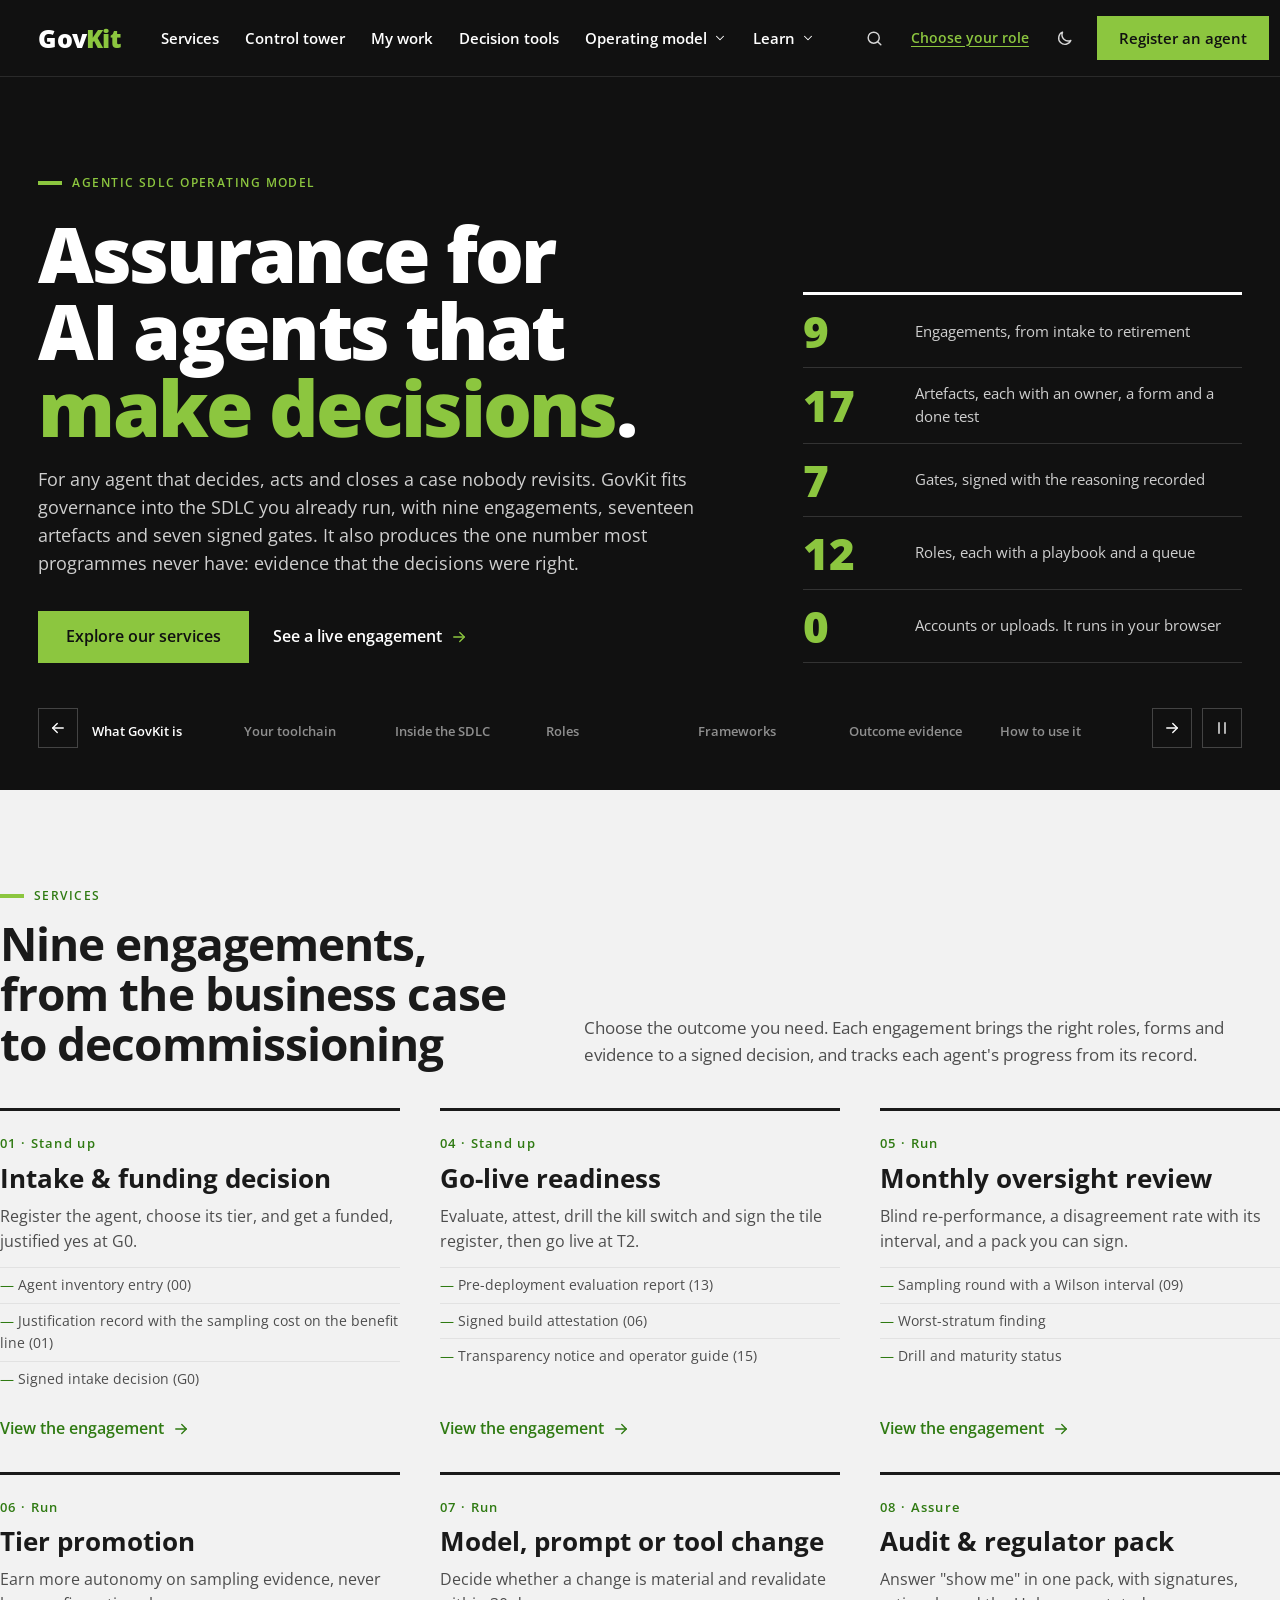
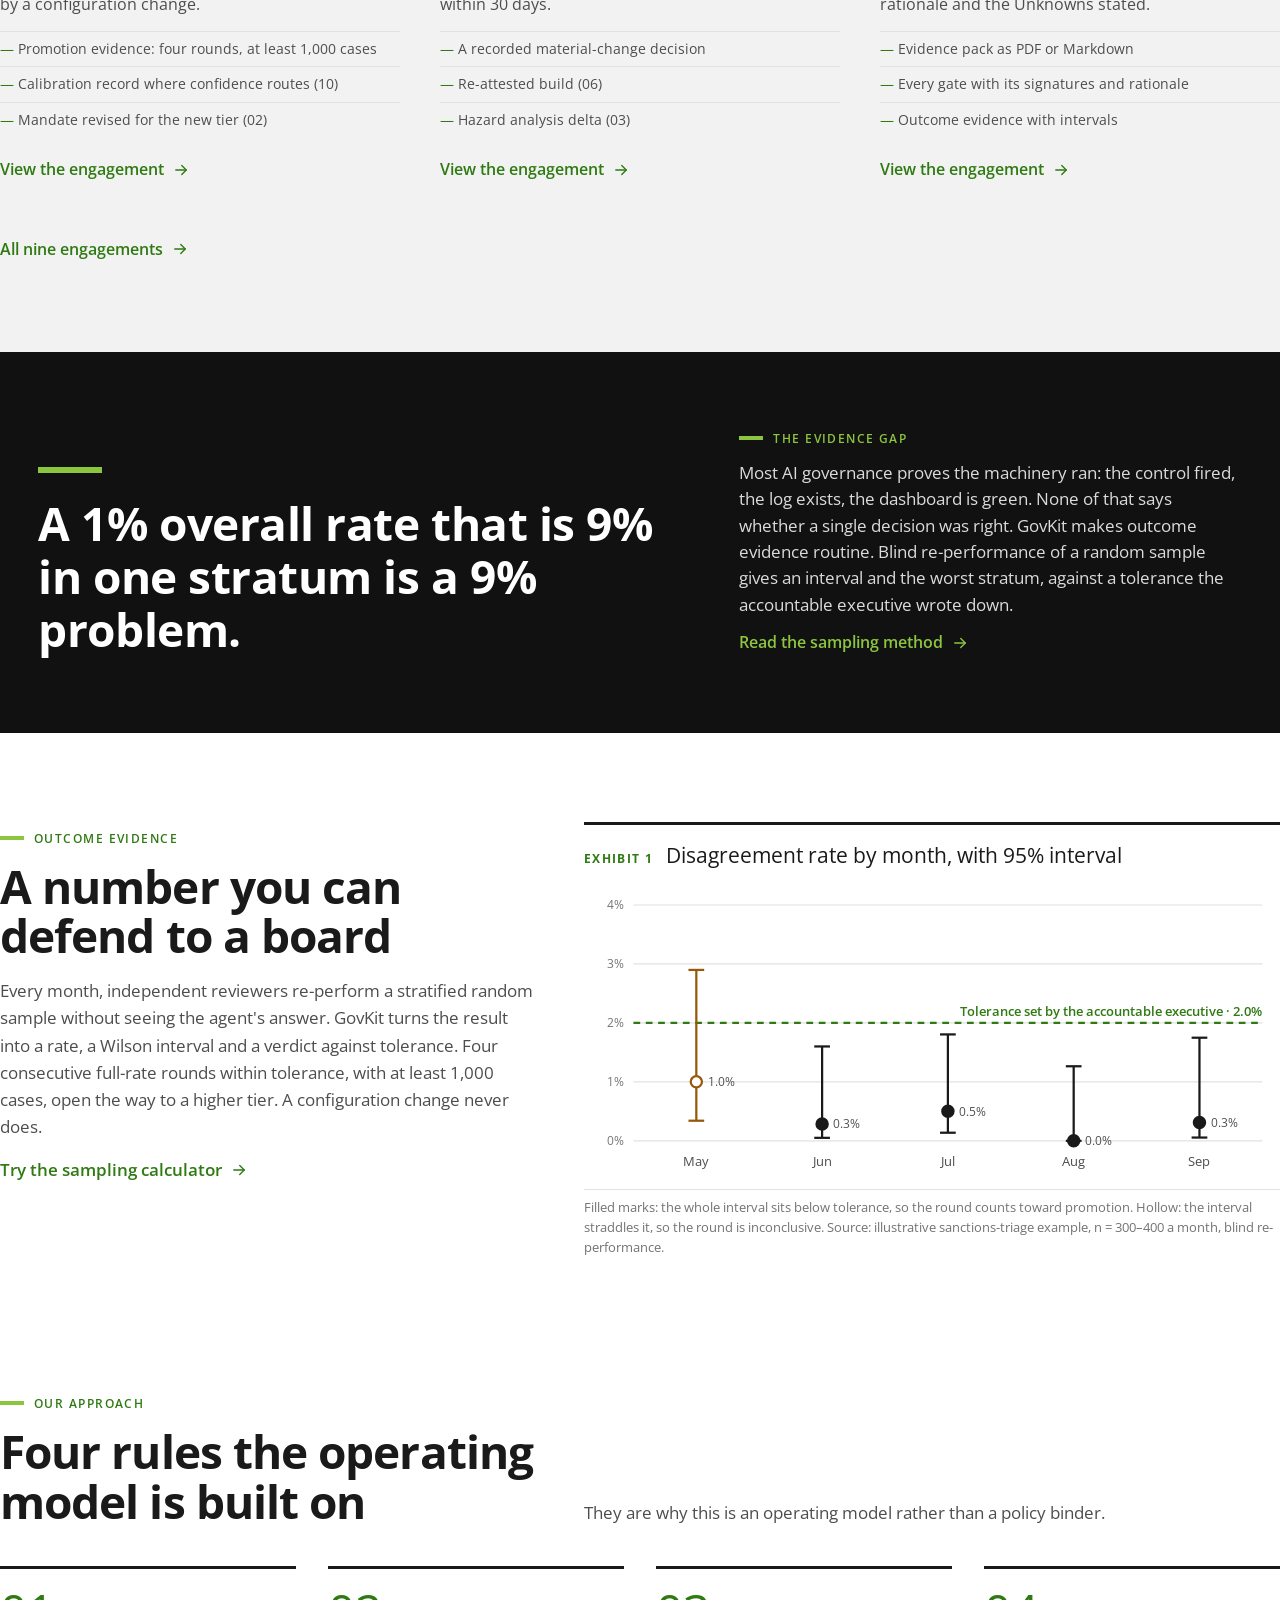
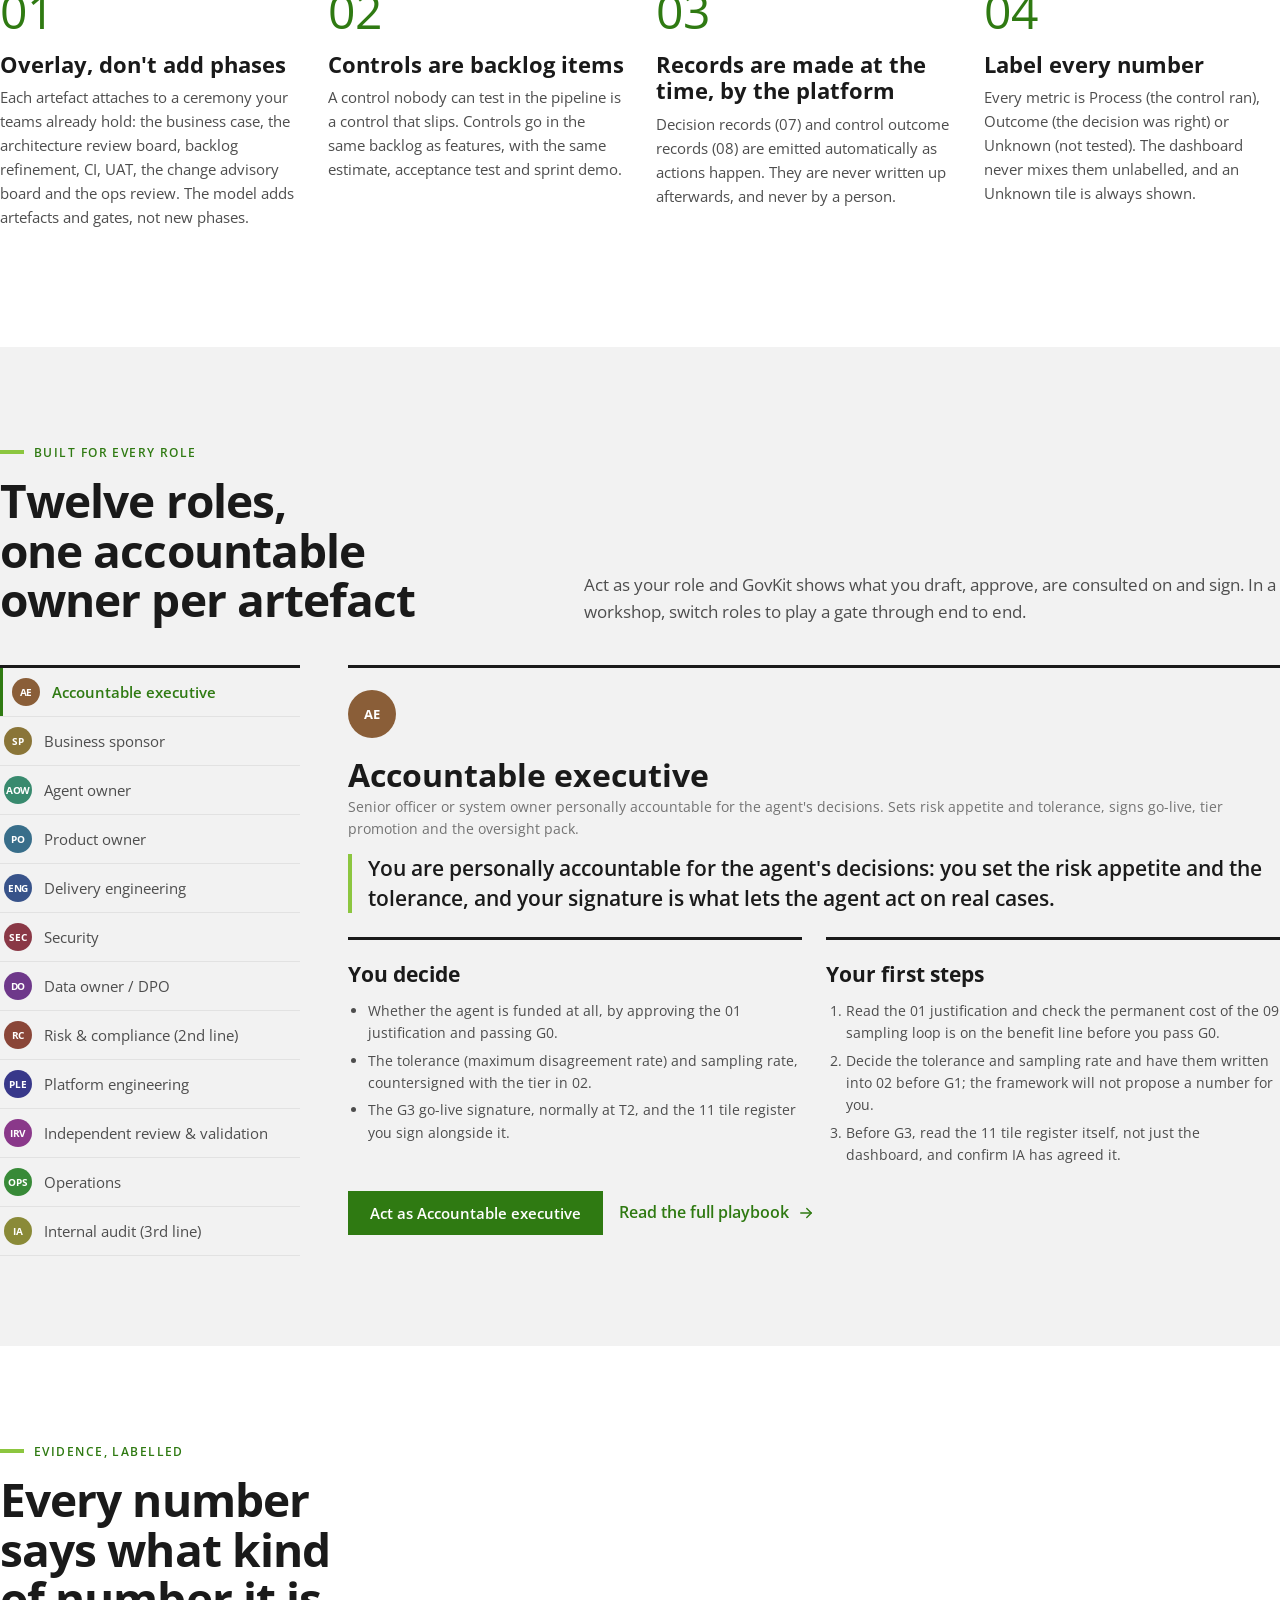
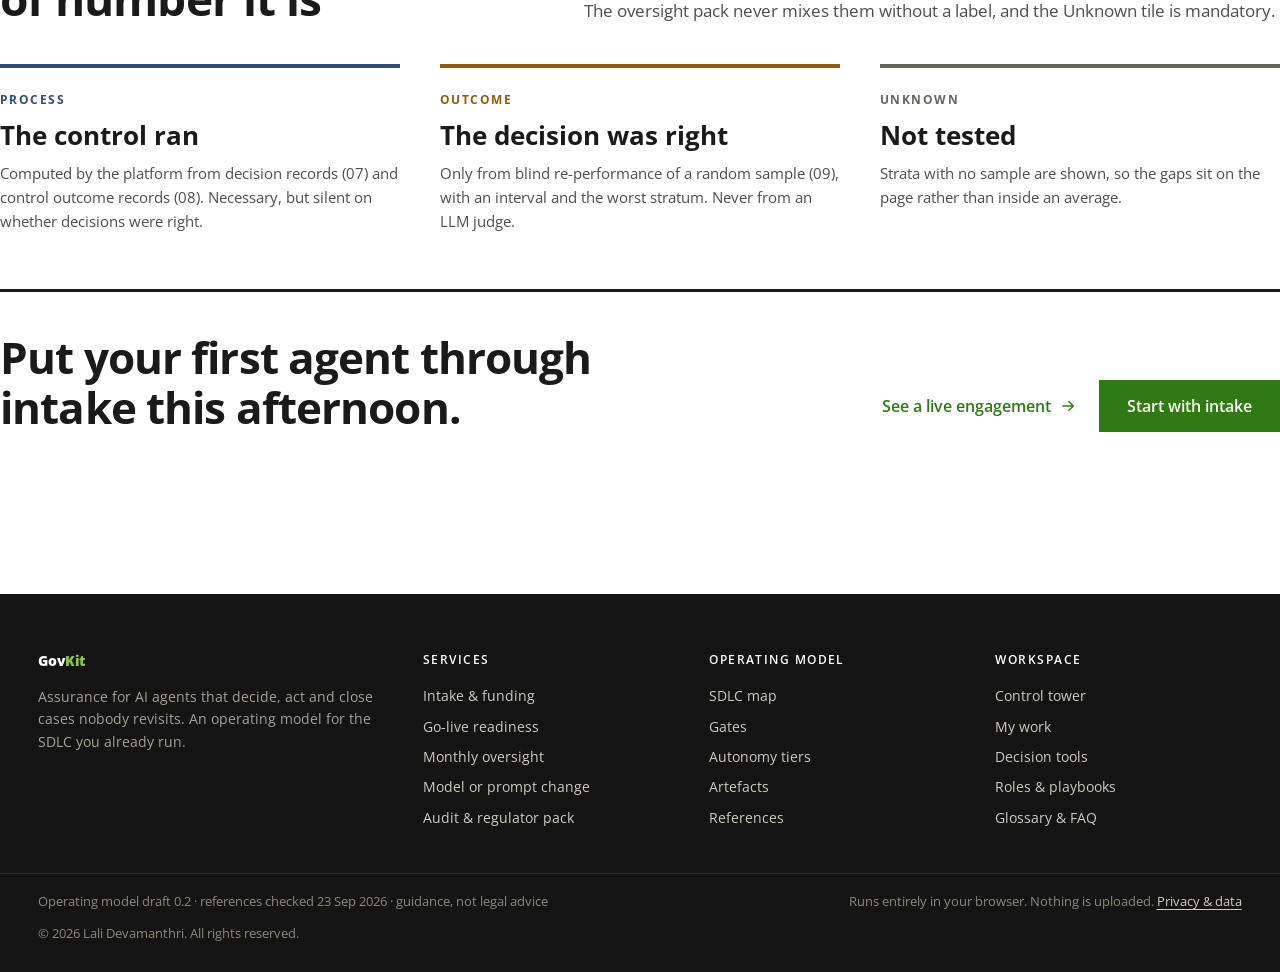
<file: web/index.html>
<!doctype html>
<html lang="en">
<head>
<meta charset="utf-8">
<meta name="viewport" content="width=device-width, initial-scale=1, viewport-fit=cover">
<title>GovKit · Assurance for decisioning AI agents</title>
<meta name="copyright" content="© 2026 Lali Devamanthri. All rights reserved.">
<meta name="description" content="A role-based decision environment for governing decisioning AI agents across the SDLC you already run: 17 artefacts, 7 gates, 12 roles, autonomy tiers, and quantified outcome evidence.">
<meta name="theme-color" content="#111111">
<link rel="icon" href="assets/favicon.svg" type="image/svg+xml">
<link rel="preload" href="assets/fonts/opensans.woff2" as="font" type="font/woff2" crossorigin>
<link rel="stylesheet" href="assets/css/app.css">
<script>
  // Apply the saved theme before first paint so the page never flashes.
  try { var t = localStorage.getItem('govkit.theme'); if (t) document.documentElement.setAttribute('data-theme', t); } catch (e) {}
</script>
<script type="module" src="assets/js/app.js"></script>
</head>
<body>
<a class="skip" href="#content">Skip to content</a>
<header class="mast" id="top"></header>
<div class="subbar" id="subbar" hidden></div>
<main class="content" id="content" tabindex="-1">
  <noscript>
    <div class="callout warn"><div><b>JavaScript is needed.</b> GovKit is an interactive workspace that runs entirely in your browser. Nothing is sent to a server. Enable JavaScript to use it.</div></div>
  </noscript>
  <div id="app" aria-live="polite"><p class="faint">Loading the operating model…</p></div>
</main>
<footer class="foot" id="foot"></footer>
<div class="toast-wrap" id="toasts" role="status" aria-live="polite"></div>
</body>
</html>
</file>
<file: web/assets/css/app.css>
/* GovKit — professional-services design system
   Big-4 register: black masthead and hero, white and cool-grey sections,
   bold sans-serif type, one vivid accent, square corners and strong rules.
   The Process / Outcome / Unknown colours are kept, muted, because the
   operating model depends on labelling every number. */

@font-face{font-family:"Open Sans";src:url(../fonts/opensans.woff2) format("woff2");font-weight:300 800;font-display:swap}
@font-face{font-family:"IBM Plex Mono";src:url(../fonts/plex-mono.woff2) format("woff2");font-weight:400;font-display:swap}

:root{
  --bg:#FFFFFF; --paper:#F2F2F2; --surface:#FFFFFF; --surface-2:#F7F7F7; --sunk:#EBEBEB;
  --ink:#1A1A1A; --ink-2:#4D4D4D; --ink-3:#737373; --rule:#E2E2E2; --rule-2:#C4C4C4;
  --brand:#2F7A12; --brand-2:#3E9418; --brand-ink:#FFFFFF; --brand-bg:#EAF4E1; --brand-deep:#1F5709;
  --hi:#8CC63F; --hi-ink:#101010; --dark:#111111; --dark-2:#1C1C1C; --dark-3:#2A2A2A; --on-dark:#FFFFFF; --on-dark-2:#B8B8B8;
  --process:#2F4B7C; --process-bg:#E8EDF5;
  --outcome:#95590A; --outcome-bg:#F8EEDC;
  --unknown:#66645F; --unknown-bg:#EEEEEE;
  --ok:#1F6B3B; --ok-bg:#E4F1E8; --bad:#B3261E; --bad-bg:#F9E6E4; --warn:#855F00; --warn-bg:#F7F0D8;
  --code-bg:#F3F3F3; --hl:#FBF3D5;
  --accent:var(--brand); --accent-ink:var(--brand-ink); --accent-bg:var(--brand-bg);
  --shadow-1:none;
  --shadow-2:0 18px 40px -18px rgba(20,20,20,.25);
  --ring:0 0 0 3px color-mix(in srgb,var(--brand) 22%,transparent);
  --serif:"Open Sans",-apple-system,"Segoe UI",Roboto,Helvetica,Arial,sans-serif;
  --display:var(--serif);
  --body:"Open Sans",-apple-system,"Segoe UI",Roboto,Helvetica,Arial,sans-serif;
  --mono:"IBM Plex Mono",ui-monospace,Menlo,Consolas,monospace;
  --r-sm:0; --r:0; --r-lg:0;
  --top:76px;
  color-scheme:light;
}
@media (prefers-color-scheme: dark){
  :root:not([data-theme="light"]){
    --bg:#0E0E0E; --paper:#161616; --surface:#141414; --surface-2:#1A1A1A; --sunk:#242424;
    --ink:#F2F2F2; --ink-2:#BDBDBD; --ink-3:#8F8F8F; --rule:#2B2B2B; --rule-2:#3D3D3D;
    --brand:#9BD150; --brand-2:#B2E070; --brand-ink:#0E0E0E; --brand-bg:#1D2A12; --brand-deep:#7DB13A;
    --hi:#9BD150; --hi-ink:#0E0E0E; --dark:#050505; --dark-2:#141414; --dark-3:#222222;
    --process:#98B2DE; --process-bg:#1B2433; --outcome:#E3AE5E; --outcome-bg:#2E2412;
    --unknown:#AAAAAA; --unknown-bg:#242424;
    --ok:#7ACB95; --ok-bg:#15271B; --bad:#EE8A82; --bad-bg:#331716; --warn:#E2C263; --warn-bg:#2B2510;
    --code-bg:#1B1B1B; --hl:#3A3212;
    --shadow-2:0 18px 40px -18px rgba(0,0,0,.8);
    color-scheme:dark;
  }
}
:root[data-theme="dark"]{
  --bg:#0E0E0E; --paper:#161616; --surface:#141414; --surface-2:#1A1A1A; --sunk:#242424;
  --ink:#F2F2F2; --ink-2:#BDBDBD; --ink-3:#8F8F8F; --rule:#2B2B2B; --rule-2:#3D3D3D;
  --brand:#9BD150; --brand-2:#B2E070; --brand-ink:#0E0E0E; --brand-bg:#1D2A12; --brand-deep:#7DB13A;
  --hi:#9BD150; --hi-ink:#0E0E0E; --dark:#050505; --dark-2:#141414; --dark-3:#222222;
  --process:#98B2DE; --process-bg:#1B2433; --outcome:#E3AE5E; --outcome-bg:#2E2412;
  --unknown:#AAAAAA; --unknown-bg:#242424;
  --ok:#7ACB95; --ok-bg:#15271B; --bad:#EE8A82; --bad-bg:#331716; --warn:#E2C263; --warn-bg:#2B2510;
  --code-bg:#1B1B1B; --hl:#3A3212;
  --shadow-2:0 18px 40px -18px rgba(0,0,0,.8);
  color-scheme:dark;
}

*{box-sizing:border-box}
svg{width:18px;height:18px;flex:none}
h2 svg,h3 svg,h4 svg{vertical-align:-3px;margin-right:6px;color:var(--brand)}
.sm-ic{width:13px;height:13px;vertical-align:-2px}
html{-webkit-text-size-adjust:100%;scroll-padding-top:calc(var(--top) + 16px)}
body{margin:0;background:var(--bg);color:var(--ink);font-family:var(--body);font-size:16px;line-height:1.6;-webkit-font-smoothing:antialiased;overflow-x:hidden}
body.nav-open{overflow:hidden}
h1,h2{font-family:var(--serif);font-weight:700;margin:0;text-wrap:balance;letter-spacing:-.02em}
h3,h4{font-family:var(--body);margin:0;text-wrap:balance}
h1{font-size:clamp(34px,4.4vw,54px);line-height:1.06}
h2{font-size:clamp(24px,2.6vw,32px);line-height:1.15}
h3{font-size:17px;font-weight:600;line-height:1.3}
h4{font-size:15px;font-weight:600}
p{margin:0}
a{color:var(--brand);text-decoration:underline;text-decoration-thickness:1px;text-underline-offset:3px}
a:hover{text-decoration-thickness:2px}
:focus-visible{outline:2px solid var(--brand);outline-offset:2px}
#content:focus{outline:none}
code,kbd,.mono{font-family:var(--mono)}
code{font-size:.88em;background:var(--code-bg);padding:1px 5px}
kbd{font-size:11px;padding:1px 6px;border:1px solid var(--rule-2);background:var(--surface);color:var(--ink-2)}
pre{margin:0;background:var(--code-bg);border-left:3px solid var(--rule-2);padding:14px 18px;overflow:auto;font-size:12.5px;line-height:1.6;font-family:var(--mono);white-space:pre}
ul,ol{margin:0;padding-left:20px}
li+li{margin-top:5px}
::selection{background:var(--brand-bg)}
.sr-only{position:absolute;width:1px;height:1px;padding:0;margin:-1px;overflow:hidden;clip:rect(0,0,0,0);white-space:nowrap;border:0}
.skip{position:absolute;left:12px;top:-60px;z-index:100;background:var(--ink);color:var(--bg);padding:8px 12px}
.skip:focus{top:12px}
@media (prefers-reduced-motion: reduce){*{transition:none!important;animation:none!important;scroll-behavior:auto!important}}

/* ---------- masthead ---------- */
.mast{position:sticky;top:0;z-index:40;background:var(--dark);border-bottom:1px solid var(--dark-3);color:#fff}
.mast-in{max-width:1280px;margin:0 auto;height:var(--top);padding:0 clamp(16px,3vw,40px);display:flex;align-items:center;gap:28px}
.wordmark{font-family:var(--serif);font-size:25px;font-weight:800;letter-spacing:-.03em;color:#fff;text-decoration:none!important;line-height:1;flex:none}
.wordmark span{color:var(--hi);font-weight:800}
.primary{display:flex;align-items:stretch;height:100%;gap:2px}
.primary a,.dd-btn{display:inline-flex;align-items:center;gap:6px;padding:0 12px;height:100%;font:inherit;font-size:15px;font-weight:600;color:#fff;text-decoration:none!important;border:0;background:none;cursor:pointer;border-bottom:4px solid transparent;border-top:3px solid transparent;white-space:nowrap}
.primary a:hover,.dd-btn:hover{color:var(--hi)}
.primary a[aria-current="page"],.dd-btn.on{border-bottom-color:var(--hi)}
.dd-btn[aria-expanded="true"]{color:var(--hi);border-bottom-color:var(--hi)}
.dd-btn svg{width:14px;height:14px;transition:transform .15s}
.dd-btn[aria-expanded="true"] svg{transform:rotate(180deg)}
.primary sup{font-size:10.5px;font-weight:700;background:var(--hi);color:var(--hi-ink);padding:0 5px;margin-left:4px;line-height:16px;top:-6px;position:relative}
.mast-right{margin-left:auto;display:flex;align-items:center;gap:6px}
.role-link{display:inline-flex;align-items:center;gap:8px;height:40px;padding:0 10px;border:0;background:none;font:inherit;font-size:14px;color:#D6D6D6;cursor:pointer;max-width:240px}
.role-link span{overflow:hidden;text-overflow:ellipsis;white-space:nowrap}
.role-link:hover{color:#fff}
.role-link.none{color:var(--hi);font-weight:600;text-decoration:underline;text-underline-offset:3px}
.mast-cta{margin-left:6px}
.icon-btn.burger{display:none}
@media (max-width: 1180px){.role-link span{display:none}.role-link.none span{display:inline}}
@media (max-width: 1060px){.primary,.btn.mast-cta{display:none}.icon-btn.burger{display:inline-grid}}
@media (max-width: 420px){.mast-in{gap:12px}.role-link.none span{font-size:13px}}
.menu-panel{position:absolute;left:0;right:0;top:100%;background:var(--dark-2);color:#fff;border-bottom:4px solid var(--hi);box-shadow:var(--shadow-2);animation:drop .16s ease}
@keyframes drop{from{opacity:0;transform:translateY(-6px)}to{opacity:1;transform:none}}
.menu-in{max-width:1280px;margin:0 auto;padding:32px clamp(16px,3vw,40px) 36px;display:grid;grid-template-columns:280px minmax(0,1fr);gap:48px}
.menu-intro h3{font-family:var(--serif);font-size:26px;font-weight:700}
.menu-intro p{color:#B8B8B8;margin-top:10px;font-size:15px}
.menu-links{display:grid;grid-template-columns:repeat(3,minmax(0,1fr));gap:0 32px}
.menu-links a{display:block;padding:14px 0;border-top:1px solid #333;color:#fff;text-decoration:none!important}
.menu-links a b{display:block;font-weight:600;font-size:15px}
.menu-links a span{display:block;font-size:13.5px;color:#9A9A9A;margin-top:2px}
.menu-links a:hover b,.menu-links a[aria-current="page"] b{color:var(--hi)}
.subbar{border-bottom:1px solid var(--rule);background:var(--surface-2)}
.crumbs{max-width:1280px;margin:0 auto;padding:10px clamp(16px,3vw,40px);display:flex;align-items:center;gap:8px;font-size:13px;color:var(--ink-3);white-space:nowrap;overflow:hidden}
.crumbs a{color:var(--ink-3);text-decoration:none}
.crumbs a:hover{color:var(--brand);text-decoration:underline}
.crumbs span[aria-current]{color:var(--ink);overflow:hidden;text-overflow:ellipsis}
.crumbs .sep{opacity:.5}
.mobile-nav{position:fixed;inset:0;z-index:90;background:var(--bg);display:flex;flex-direction:column;overflow:auto;animation:fin .15s ease}
.mobile-nav-top{display:flex;align-items:center;justify-content:space-between;height:var(--top);padding:0 20px;border-bottom:1px solid var(--rule)}
.mobile-nav nav{padding:12px 20px;display:flex;flex-direction:column}
.mobile-nav nav a{padding:12px 0;border-bottom:1px solid var(--rule);font-family:var(--serif);font-size:22px;color:var(--ink);text-decoration:none}
.mobile-nav nav a.sub{font-family:var(--body);font-size:16px;padding:10px 0}
.mobile-nav nav h4{margin-top:22px;font-size:12px;letter-spacing:.12em;text-transform:uppercase;color:var(--brand)}
.mobile-nav-foot{padding:20px;display:grid;gap:10px;margin-top:auto;border-top:1px solid var(--rule)}

.content{width:100%;max-width:1280px;margin:0 auto;padding:44px clamp(16px,3vw,40px) 96px;min-height:60vh}
.content.wide{max-width:none;padding:0}

/* ---------- footer ---------- */
.foot{background:#141414;color:#CFCBC2}
:root[data-theme="dark"] .foot{background:#0B0B0B}
@media (prefers-color-scheme: dark){:root:not([data-theme="light"]) .foot{background:#0B0B0B}}
.foot-in{max-width:1280px;margin:0 auto;padding:56px clamp(16px,3vw,40px) 40px;display:grid;grid-template-columns:1.4fr repeat(3,1fr);gap:40px}
@media (max-width: 860px){.foot-in{grid-template-columns:1fr 1fr}.foot-brand{grid-column:1/-1}}
.foot .wordmark{color:#fff}
.foot .wordmark span{color:var(--hi)}
.foot-brand p{margin-top:14px;font-size:14px;color:#A6A197;max-width:340px}
.foot h4{font-size:12px;letter-spacing:.12em;text-transform:uppercase;color:#fff;margin-bottom:12px}
.foot-in a{display:block;color:#CFCBC2;text-decoration:none;font-size:14px;padding:4px 0}
.foot-in a:hover{color:#fff;text-decoration:underline}
.foot-base{max-width:1280px;margin:0 auto;padding:18px clamp(16px,3vw,40px) 28px;border-top:1px solid #2E2D2A;display:flex;justify-content:space-between;gap:12px 32px;flex-wrap:wrap;font-size:12.5px;color:#8C887F}
.foot-base a{color:#CFCBC2}

/* ---------- role popover ---------- */
.icon-btn{appearance:none;width:40px;height:40px;border:0;background:transparent;color:var(--ink-2);display:inline-grid;place-items:center;cursor:pointer}
.icon-btn:hover{color:var(--brand);background:var(--surface-2)}
.icon-btn svg{width:19px;height:19px}
.av{width:28px;height:28px;border-radius:50%;display:inline-grid;place-items:center;font-size:9.5px;font-weight:700;background:var(--ink);color:var(--bg);letter-spacing:-.02em;flex:none;font-family:var(--body)}
.av.lg{width:48px;height:48px;font-size:13px}
.popover{position:fixed;right:clamp(16px,3vw,40px);top:calc(var(--top) - 2px);width:min(420px,calc(100vw - 32px));max-height:min(660px,80vh);overflow:auto;background:var(--bg);border:1px solid var(--rule-2);box-shadow:var(--shadow-2);padding:16px;z-index:95;animation:drop .16s ease}
.popover h4{font-family:var(--serif);font-size:22px;font-weight:700;padding:0 6px}
.popover .hint{font-size:13.5px;color:var(--ink-3);padding:6px 6px 12px;border-bottom:1px solid var(--rule);margin-bottom:6px}
.role-opt{display:flex;gap:12px;align-items:flex-start;width:100%;text-align:left;padding:9px 6px;border:0;border-bottom:1px solid var(--rule);background:none;color:var(--ink);cursor:pointer;font:inherit}
.role-opt:hover,.role-opt:focus-visible{background:var(--surface-2)}
.role-opt[aria-checked="true"]{background:var(--brand-bg)}
.role-opt[aria-checked="true"] b{color:var(--brand)}
.role-opt b{font-size:14.5px;display:block;font-weight:600}
.role-opt small{font-size:12.5px;color:var(--ink-3);display:block;line-height:1.45;margin-top:1px}
.name-row{display:flex;gap:10px;align-items:center;padding:14px 6px 2px}
.name-row label{font-size:13px;color:var(--ink-3);white-space:nowrap}

/* ---------- primitives ---------- */
.stack{display:flex;flex-direction:column}
.row{display:flex;align-items:center;flex-wrap:wrap}
.g4{gap:4px}.g6{gap:6px}.g8{gap:8px}.g12{gap:12px}.g16{gap:16px}.g20{gap:20px}.g24{gap:24px}.g32{gap:32px}
.grow{flex:1 1 auto;min-width:0}
.mt4{margin-top:4px}.mt8{margin-top:8px}.mt12{margin-top:12px}.mt16{margin-top:16px}.mt24{margin-top:24px}.mt32{margin-top:32px}.mt48{margin-top:48px}
.muted{color:var(--ink-2)}.faint{color:var(--ink-3)}
.small{font-size:14px}.xs{font-size:12.5px}
.eyebrow{font-size:12px;font-weight:600;letter-spacing:.12em;text-transform:uppercase;color:var(--ink-3)}
.eyebrow.accent{display:inline-flex;align-items:center;gap:10px;color:var(--brand);align-self:flex-start}
.eyebrow.accent::before{content:"";width:24px;height:4px;background:var(--hi)}
.eyebrow.accent svg{display:none}
.lede{font-size:19px;color:var(--ink-2);line-height:1.6;max-width:780px}
.prose{max-width:760px}
.prose p+p{margin-top:12px}
.grid{display:grid;gap:24px}
.cols-2{grid-template-columns:repeat(2,minmax(0,1fr))}
.cols-3{grid-template-columns:repeat(3,minmax(0,1fr))}
.cols-4{grid-template-columns:repeat(4,minmax(0,1fr))}
.auto-fill{grid-template-columns:repeat(auto-fill,minmax(280px,1fr))}
@media (max-width: 1080px){.cols-4{grid-template-columns:repeat(2,minmax(0,1fr))}}
@media (max-width: 860px){.cols-3,.cols-2{grid-template-columns:minmax(0,1fr)}}
@media (max-width: 560px){.cols-4{grid-template-columns:minmax(0,1fr)}}

.page-head{display:flex;flex-direction:column;gap:14px;margin-bottom:36px;padding-bottom:28px;border-bottom:1px solid var(--rule)}
.section{margin-top:56px}
.section-head{display:flex;align-items:flex-end;justify-content:space-between;gap:16px;flex-wrap:wrap;margin-bottom:20px;padding-top:18px;border-top:2px solid var(--ink)}
.section-head p{max-width:720px}

.card{background:var(--surface);border:1px solid var(--rule);padding:22px 24px}
.card.flat{border-color:var(--rule)}
.card.pad-lg{padding:30px 32px}
.card.sunk{background:var(--surface-2)}
a.card{display:block;color:inherit;text-decoration:none;transition:border-color .15s,background .15s;position:relative}
a.card:hover{border-color:var(--ink)}
a.card:hover h3{color:var(--brand)}
.card h3+p{margin-top:6px}

.btn{appearance:none;display:inline-flex;align-items:center;justify-content:center;gap:10px;height:44px;padding:0 20px;border:1px solid var(--ink);background:transparent;color:var(--ink);font:inherit;font-size:15px;font-weight:600;cursor:pointer;text-decoration:none!important;white-space:nowrap;transition:background .15s,color .15s,border-color .15s}
.btn:hover{background:var(--ink);color:var(--bg)}
.btn svg{width:17px;height:17px}
.btn.primary,.btn.accent{background:var(--brand);border-color:var(--brand);color:var(--brand-ink)}
.btn{border-width:2px}
.btn.primary:hover,.btn.accent:hover{background:var(--brand-deep);border-color:var(--brand-deep);color:#fff}
.btn.dark{background:var(--ink);border-color:var(--ink);color:var(--bg)}
.btn.ok{background:var(--ok);border-color:var(--ok);color:#fff}
.btn.ok:hover{filter:brightness(.9);background:var(--ok);color:#fff}
.btn.bad{border-color:var(--bad);color:var(--bad)}
.btn.bad:hover{background:var(--bad);color:#fff}
.btn.ghost{border-color:transparent;color:var(--ink-2);padding:0 10px}
.btn.ghost:hover{background:transparent;color:var(--brand);text-decoration:underline!important}
.btn.sm{height:34px;padding:0 13px;font-size:13.5px}
.btn.lg{height:52px;padding:0 26px;font-size:16px}
.btn[disabled],.btn[aria-disabled="true"]{opacity:.4;cursor:not-allowed}
.link-arrow{display:inline-flex;align-items:center;gap:8px;font-weight:600;color:var(--brand);text-decoration:none!important}
.link-arrow svg{transition:transform .15s}
.link-arrow:hover svg{transform:translateX(4px)}

.badge{display:inline-flex;align-items:center;gap:5px;font-size:12px;font-weight:600;padding:2px 8px;white-space:nowrap;line-height:1.5;background:var(--sunk);color:var(--ink-2)}
.badge .dot{width:6px;height:6px;border-radius:50%;background:currentColor}
.badge svg{width:12px;height:12px}
.badge.process,.badge.info{background:var(--process-bg);color:var(--process)}
.badge.outcome{background:var(--outcome-bg);color:var(--outcome)}
.badge.unknown{background:var(--unknown-bg);color:var(--unknown)}
.badge.ok{background:var(--ok-bg);color:var(--ok)}
.badge.bad{background:var(--bad-bg);color:var(--bad)}
.badge.warn{background:var(--warn-bg);color:var(--warn)}
.badge.ink{background:var(--ink);color:var(--bg)}
.badge.line{background:transparent;box-shadow:inset 0 0 0 1px var(--rule-2);color:var(--ink-2)}
.badge.accent{background:var(--brand-bg);color:var(--brand)}

.chip{display:inline-flex;align-items:center;gap:6px;font-size:13px;font-weight:500;padding:4px 10px;border:1px solid var(--rule-2);background:var(--surface);color:var(--ink);text-decoration:none!important;white-space:nowrap}
a.chip:hover{border-color:var(--ink);color:var(--brand)}
button.chip{cursor:pointer;font-family:inherit}
.chip[aria-pressed="true"]{background:var(--ink);border-color:var(--ink);color:var(--bg)}
.aid{font-family:var(--mono);font-weight:500;color:var(--process)}
.aid.o{color:var(--outcome)}
.aid-box{display:inline-grid;place-items:center;min-width:42px;height:42px;background:var(--process-bg);color:var(--process);font-family:var(--mono);font-weight:500;font-size:14px;flex:none}
.aid-box.o{background:var(--outcome-bg);color:var(--outcome)}
.aid-box.g{background:var(--ink);color:var(--bg)}
.aid-box.brand{background:var(--brand-bg);color:var(--brand)}
.aid-box svg{width:20px;height:20px}

.callout{display:flex;gap:12px;padding:14px 18px;border-left:3px solid var(--rule-2);background:var(--surface-2);font-size:15px;line-height:1.55}
.callout svg{width:19px;height:19px;flex:none;margin-top:2px}
.callout.info{background:var(--process-bg);border-left-color:var(--process)}
.callout.info svg{color:var(--process)}
.callout.warn{background:var(--warn-bg);border-left-color:var(--warn)}
.callout.warn svg{color:var(--warn)}
.callout.ok{background:var(--ok-bg);border-left-color:var(--ok)}
.callout.ok svg{color:var(--ok)}
.callout.bad{background:var(--bad-bg);border-left-color:var(--bad)}
.callout.bad svg{color:var(--bad)}
.callout.outcome{background:var(--outcome-bg);border-left-color:var(--outcome)}
.callout.outcome svg{color:var(--outcome)}
.callout b{font-weight:600}

.kv{display:grid;grid-template-columns:minmax(100px,auto) minmax(0,1fr);gap:0;font-size:14.5px}
.kv dt{font-size:12px;font-weight:600;letter-spacing:.08em;text-transform:uppercase;color:var(--ink-3);padding:9px 16px 9px 0;border-top:1px solid var(--rule)}
.kv dd{margin:0;color:var(--ink-2);padding:8px 0;border-top:1px solid var(--rule)}

.progress{height:4px;background:var(--sunk);overflow:hidden}
.progress>span{display:block;height:100%;background:var(--brand);transition:width .3s}
.ring{--p:0;--c:var(--brand);width:60px;height:60px;border-radius:50%;background:conic-gradient(var(--c) calc(var(--p)*1%),var(--sunk) 0);display:grid;place-items:center;flex:none}
.ring::before{content:"";grid-area:1/1;width:52px;height:52px;border-radius:50%;background:var(--surface)}
.ring b{grid-area:1/1;font-family:var(--serif);font-size:15px;font-weight:600;z-index:1}
.ring.lg{width:92px;height:92px}
.ring.lg::before{width:82px;height:82px}
.ring.lg b{font-size:22px}

.empty{text-align:center;padding:52px 24px;border:1px solid var(--rule);background:var(--surface-2);color:var(--ink-2)}
.empty>svg{width:34px;height:34px;color:var(--brand)}
.empty h3{margin:14px 0 6px;font-family:var(--serif);font-size:24px;font-weight:700}
.empty p{max-width:480px;margin:0 auto}

/* ---------- tables ---------- */
.scroll-x{overflow-x:auto;-webkit-overflow-scrolling:touch}
.tbl{border-collapse:collapse;width:100%;font-size:14.5px}
.tbl th{font-size:11.5px;font-weight:600;letter-spacing:.08em;text-transform:uppercase;color:var(--ink-3);text-align:left;padding:10px 12px 10px 0;border-bottom:2px solid var(--ink);vertical-align:bottom;white-space:nowrap}
.tbl td{padding:12px 12px 12px 0;border-bottom:1px solid var(--rule);vertical-align:top;color:var(--ink-2);line-height:1.5}
.tbl td.k{font-weight:600;color:var(--ink)}
.tbl-card{background:transparent}
.tbl tbody tr:hover td{background:var(--surface-2)}
.tbl .num{text-align:right;font-variant-numeric:tabular-nums;white-space:nowrap}
.matrix td,.matrix th{text-align:center;padding:8px 6px}
.matrix td:nth-child(1),.matrix td:nth-child(2),.matrix th:nth-child(1),.matrix th:nth-child(2){text-align:left}
.matrix th.vert{writing-mode:vertical-rl;transform:rotate(180deg);height:160px;white-space:nowrap;padding:8px 4px;vertical-align:bottom;font-size:12px;text-transform:none;letter-spacing:0}
.matrix .colhl{background:var(--brand-bg)!important}
.matrix tr.dimrow td{opacity:.3}
.rc{display:inline-grid;place-items:center;min-width:24px;height:22px;padding:0 4px;font-size:11.5px;font-weight:700}
.rc.R{background:var(--ink);color:var(--bg)}
.rc.A{background:var(--brand);color:var(--brand-ink)}
.rc.C{box-shadow:inset 0 0 0 1px var(--ink-3);color:var(--ink-2)}
.rc.I{color:var(--ink-3)}
.req{font-size:12px;font-weight:600;padding:2px 8px;white-space:nowrap;display:inline-block}
.req.required{background:var(--ink);color:var(--bg)}
.req.light{box-shadow:inset 0 0 0 1px var(--ink-2);color:var(--ink)}
.req.recommended{color:var(--ink-3);box-shadow:inset 0 0 0 1px var(--rule-2)}
.req.not_required{color:var(--ink-3)}
.req.if_vendor{background:var(--process-bg);color:var(--process)}

/* ---------- tabs / segmented ---------- */
.tabs{display:flex;gap:0;border-bottom:1px solid var(--rule);margin-bottom:26px;overflow-x:auto;scrollbar-width:none}
.tabs::-webkit-scrollbar{display:none}
.tabs a,.tabs button{appearance:none;background:none;border:0;border-bottom:3px solid transparent;padding:12px 16px 11px;font:inherit;font-size:14.5px;font-weight:500;color:var(--ink-3);cursor:pointer;text-decoration:none!important;white-space:nowrap;margin-bottom:-1px}
.tabs a:first-child,.tabs button:first-child{padding-left:0}
.tabs a:hover,.tabs button:hover{color:var(--ink)}
.tabs [aria-selected="true"],.tabs [aria-current="page"]{color:var(--ink);border-bottom-color:var(--brand);font-weight:600}
.seg{display:inline-flex;border:1px solid var(--ink);flex-wrap:wrap}
.seg button{appearance:none;border:0;background:transparent;padding:7px 14px;font:inherit;font-size:13.5px;font-weight:500;color:var(--ink);cursor:pointer;display:inline-flex;align-items:center;gap:6px}
.seg button+button{border-left:1px solid var(--ink)}
.seg button svg{width:15px;height:15px}
.seg button[aria-pressed="true"]{background:var(--ink);color:var(--bg)}

/* ---------- forms ---------- */
.field{display:flex;flex-direction:column;gap:6px}
.field+.field{margin-top:24px}
.field>label,.field .lbl{font-weight:600;font-size:15px;display:flex;align-items:center;gap:8px;flex-wrap:wrap}
.field .req-mark{color:var(--brand);font-weight:700}
.field .core-mark{font-size:11px;font-weight:600;letter-spacing:.08em;text-transform:uppercase;color:var(--brand)}
.field .help{font-size:14px;color:var(--ink-3);line-height:1.55;max-width:720px}
.input,select.input,textarea.input{width:100%;font:inherit;font-size:15px;color:var(--ink);background:var(--surface);border:1px solid var(--rule-2);border-bottom:2px solid var(--ink-3);border-radius:0;padding:10px 12px;min-height:44px;transition:border-color .15s,box-shadow .15s}
.input:hover{border-color:var(--ink-3)}
.input:focus{outline:none;border-color:var(--brand);border-bottom-color:var(--brand);box-shadow:var(--ring)}
.input[readonly],.input:disabled{background:var(--surface-2);color:var(--ink-2);border-bottom-color:var(--rule-2)}
textarea.input{min-height:100px;resize:vertical;line-height:1.55}
textarea.input.code{font-family:var(--mono);font-size:12.5px;min-height:220px;white-space:pre;tab-size:2}
.input.sm{min-height:36px;padding:6px 10px;font-size:14px}
.input-unit{display:flex;align-items:stretch}
.input-unit span{display:grid;place-items:center;padding:0 12px;border:1px solid var(--rule-2);border-left:0;border-bottom:2px solid var(--ink-3);background:var(--surface-2);color:var(--ink-3);font-size:13.5px;white-space:nowrap}
.input.invalid{border-color:var(--bad);border-bottom-color:var(--bad);box-shadow:0 0 0 3px color-mix(in srgb,var(--bad) 15%,transparent)}
.opts{display:flex;flex-wrap:wrap;gap:8px}
.opt{position:relative}
.opt input{position:absolute;opacity:0;inset:0;cursor:pointer}
.opt span{display:inline-flex;align-items:center;gap:6px;padding:8px 14px;border:1px solid var(--rule-2);background:var(--surface);font-size:14px;cursor:pointer;transition:all .15s}
.opt input:checked+span{background:var(--ink);border-color:var(--ink);color:var(--bg)}
.opt input:focus-visible+span{outline:2px solid var(--brand);outline-offset:2px}
.opt:hover span{border-color:var(--ink)}
.check{display:flex;gap:12px;align-items:flex-start;cursor:pointer;font-size:15px}
.check input{width:18px;height:18px;margin:3px 0 0;accent-color:var(--brand);flex:none}
.list-rows{display:flex;flex-direction:column;gap:6px}
.list-row{display:flex;gap:6px;align-items:center}
.trows{display:flex;flex-direction:column;gap:12px}
.trow{border:1px solid var(--rule);border-left:3px solid var(--ink);padding:14px 16px;background:var(--surface-2)}
.trow-grid{display:grid;grid-template-columns:repeat(auto-fill,minmax(190px,1fr));gap:12px 14px}
.tcell{display:flex;flex-direction:column;gap:4px;min-width:0}
.tcell>span{font-size:12.5px;font-weight:600;color:var(--ink-2)}
.tcell .input{min-height:38px;padding:7px 10px;font-size:14px}
.trow .computed{font-size:13px;color:var(--ink-2);margin-top:10px;display:flex;gap:6px;align-items:center;flex-wrap:wrap}
.trow .computed:empty{display:none}
.fsec{padding:28px 30px}
.fsec+.fsec{border-top:1px solid var(--rule)}
.fsec>h3{margin-bottom:20px;display:flex;align-items:baseline;gap:14px;font-family:var(--serif);font-size:24px;font-weight:700}
.fsec>h3 .n{font-family:var(--body);font-size:13px;font-weight:600;color:var(--brand);letter-spacing:.08em}
.form-layout{display:grid;grid-template-columns:minmax(0,1fr) 340px;gap:40px;align-items:start}
.form-aside{position:sticky;top:calc(var(--top) + 20px);display:flex;flex-direction:column;gap:16px}
@media (max-width: 1100px){.form-layout{grid-template-columns:minmax(0,1fr)}.form-aside{position:static}}
.savebar{position:sticky;bottom:0;z-index:20;display:flex;align-items:center;gap:12px;flex-wrap:wrap;padding:14px 18px;margin-top:20px;background:var(--bg);border-top:2px solid var(--ink);box-shadow:0 -12px 24px -18px rgba(0,0,0,.25)}

/* ---------- status ---------- */
.st{display:inline-flex;align-items:center;gap:7px;font-size:13px;font-weight:600;white-space:nowrap}
.st::before{content:"";width:8px;height:8px;background:var(--ink-3)}
.st.not_started{color:var(--ink-3)}
.st.not_started::before{background:transparent;box-shadow:inset 0 0 0 1.5px var(--ink-3)}
.st.draft{color:var(--process)}.st.draft::before{background:var(--process)}
.st.submitted{color:var(--warn)}.st.submitted::before{background:var(--warn)}
.st.approved{color:var(--ok)}.st.approved::before{background:var(--ok)}
.st.returned{color:var(--bad)}.st.returned::before{background:var(--bad)}

/* ---------- journey stepper ---------- */
.journey{display:grid;grid-template-columns:repeat(6,minmax(0,1fr));border-top:2px solid var(--ink)}
.jstep{position:relative;padding:14px 12px 4px 0}
.jstep .dotline{display:flex;align-items:center}
.jstep .d{font-family:var(--serif);font-size:22px;font-weight:700;color:var(--ink-3)}
.jstep .ln{display:none}
.jstep.done .d{color:var(--ok)}
.jstep.cur{border-top:4px solid var(--brand);margin-top:-3px}
.jstep.cur .d{color:var(--brand)}
.jstep b{display:block;font-size:14.5px;margin-top:4px;font-weight:600}
.jstep small{display:block;font-size:12.5px;color:var(--ink-3);line-height:1.4;margin-top:2px}
@media (max-width: 760px){.journey{grid-template-columns:repeat(2,minmax(0,1fr))}}

/* ---------- SDLC map ---------- */
.pmap{display:grid;grid-template-columns:repeat(9,minmax(132px,1fr));min-width:1220px;border-top:2px solid var(--ink);border-bottom:1px solid var(--rule)}
.pcol{display:flex;flex-direction:column;border-right:1px solid var(--rule)}
.pcol:last-child{border-right:0}
.phd{padding:14px 12px;border-bottom:1px solid var(--rule);min-height:98px;display:flex;flex-direction:column;gap:3px}
.phd .n{font-size:11.5px;color:var(--brand);font-weight:600;letter-spacing:.08em}
.phd .t{font-family:var(--serif);font-weight:700;font-size:20px}
.phd .c{font-size:12.5px;color:var(--ink-3);line-height:1.35;font-style:italic}
.pitems{padding:10px;display:flex;flex-direction:column;gap:8px;flex:1}
.pit{display:block;text-decoration:none!important;color:var(--ink);border-left:3px solid var(--process);background:var(--process-bg);padding:8px 9px;font-size:13px;line-height:1.35;transition:opacity .15s,background .15s}
.pit:hover{background:color-mix(in srgb,var(--process-bg) 70%,var(--process) 12%)}
.pit.o{border-left-color:var(--outcome);background:var(--outcome-bg)}
.pit .id{font-family:var(--mono);color:var(--process);margin-right:4px}
.pit.o .id{color:var(--outcome)}
.pit .who{display:block;font-size:11px;color:var(--ink-3);margin-top:3px}
.pit .nt{display:block;font-size:11.5px;color:var(--ink-2);margin-top:2px;font-style:italic}
.pit .myrole{display:inline-flex;gap:3px;margin-top:5px}
.pgate{display:block;margin:0 10px 10px;padding:9px 10px;font-size:12px;line-height:1.4;background:var(--ink);color:var(--bg);text-decoration:none!important}
.pgate:hover{background:var(--brand);color:#fff}
.pgate b{display:block;font-size:12.5px}
.dim{opacity:.22}

/* ---------- lists ---------- */
.alist{display:flex;flex-direction:column;border-top:1px solid var(--rule)}
.arow{display:grid;grid-template-columns:auto minmax(0,1fr) auto;gap:16px;align-items:center;padding:14px 4px;background:transparent;border-bottom:1px solid var(--rule);text-decoration:none!important;color:inherit;transition:background .15s}
a.arow:hover{background:var(--surface-2)}
a.arow:hover .t b{color:var(--brand)}
.arow .t b{display:block;font-weight:600;font-size:15px;color:var(--ink)}
.arow .t small{display:block;font-size:13px;color:var(--ink-3);margin-top:1px}
.arow .r{display:flex;gap:10px;align-items:center;flex-wrap:wrap;justify-content:flex-end}
@media (max-width: 640px){.arow{grid-template-columns:auto minmax(0,1fr)}.arow .r{grid-column:1/-1;justify-content:flex-start}}
.q-item{display:grid;grid-template-columns:auto minmax(0,1fr) auto;gap:14px;align-items:center;padding:14px 4px;border-bottom:1px solid var(--rule);text-decoration:none!important;color:inherit}
.q-item:hover{background:var(--surface-2)}
.q-item:hover b{color:var(--brand)}
.q-item b{font-size:15px;font-weight:600;display:block}
.q-item small{font-size:13px;color:var(--ink-3)}
.q-item>svg{color:var(--brand)}
.stack.g8:has(>.q-item),.stack.g8:has(>div>.q-item){gap:0;border-top:1px solid var(--rule)}
.verb{font-size:11px;font-weight:700;letter-spacing:.08em;text-transform:uppercase;padding:3px 8px;white-space:nowrap}
.verb.do{background:var(--ink);color:var(--bg)}
.verb.review{background:var(--process-bg);color:var(--process)}
.verb.approve{background:var(--brand);color:var(--brand-ink)}
.verb.gate{background:var(--brand-bg);color:var(--brand)}
.verb.read{background:var(--sunk);color:var(--ink-2)}

details.acc{border-top:1px solid var(--rule)}
details.acc:last-of-type{border-bottom:1px solid var(--rule)}
details.acc+details.acc{margin-top:0}
details.acc>summary{cursor:pointer;padding:16px 0;font-weight:600;list-style:none;display:flex;align-items:center;gap:10px}
details.acc>summary::-webkit-details-marker{display:none}
details.acc>summary::after{content:"+";margin-left:auto;font-size:22px;font-weight:300;color:var(--brand);line-height:1}
details.acc[open]>summary::after{content:"−"}
details.acc>.acc-body{padding:0 0 18px;color:var(--ink-2);font-size:15px}

/* ---------- model page blocks ---------- */
.steps{counter-reset:st;display:grid;gap:0;border-top:2px solid var(--ink)}
.stepc{position:relative;padding:22px 0 22px 72px;border:0;border-bottom:1px solid var(--rule);background:transparent}
.stepc::before{counter-increment:st;content:"0" counter(st);position:absolute;left:0;top:18px;font-family:var(--serif);font-size:34px;color:var(--brand);line-height:1}
.principle{border:0;border-top:2px solid var(--ink);padding:18px 0 0;background:transparent}
.principle b{font-family:var(--serif);font-size:21px;font-weight:700;display:block;margin-bottom:8px}
.principle p{font-size:15px;color:var(--ink-2)}
.tier-card .tn{font-weight:600;font-size:12px;letter-spacing:.1em;text-transform:uppercase;color:var(--brand)}
.tier-card h3{margin:8px 0;font-family:var(--serif);font-size:21px;font-weight:700}
.tier-card p{font-size:14.5px;color:var(--ink-2)}
.role-card{display:flex;gap:14px;align-items:flex-start}
.role-card h3{font-size:16px}
.role-card p{font-size:14px;color:var(--ink-2);margin-top:3px}
.timeline{display:grid;grid-template-columns:repeat(4,minmax(0,1fr));gap:24px}
@media (max-width: 980px){.timeline{grid-template-columns:repeat(2,minmax(0,1fr))}}
@media (max-width: 600px){.timeline{grid-template-columns:minmax(0,1fr)}}
.tl-line{display:grid;grid-template-columns:44px minmax(0,1fr);gap:8px;font-size:14px;color:var(--ink-2);padding:9px 0;border-top:1px solid var(--rule)}
.tl-line .who{font-size:11.5px;font-weight:700;color:var(--brand);text-decoration:none}
.ladder{display:grid;gap:0;border-top:2px solid var(--ink)}
.rung{display:grid;grid-template-columns:72px minmax(0,1fr);gap:16px;align-items:start;padding:18px 0;border-bottom:1px solid var(--rule)}
.rung .lv{font-family:var(--serif);font-size:30px;line-height:1}
.rung.cur{background:var(--brand-bg);padding-left:14px;border-left:4px solid var(--brand)}
.rung.cur .lv{color:var(--brand)}
.rung b{display:block;font-size:16px}
.rung p{font-size:14.5px;color:var(--ink-2);margin-top:3px}
.flow{display:grid;gap:10px}
.flow-row{display:flex;align-items:stretch;gap:8px;flex-wrap:wrap}
.flow-node{flex:1 1 150px;padding:14px 16px;border:1px solid var(--rule-2);background:var(--surface);font-size:13.5px}
.flow-node b{display:block;font-size:14px;margin-bottom:3px}
.flow-node.hot{background:var(--ink);border-color:var(--ink);color:var(--bg)}
.flow-node.hot a{color:inherit}
.flow-node.o{background:var(--outcome-bg);border-color:transparent;border-left:3px solid var(--outcome)}
.flow-node.p{background:var(--process-bg);border-color:transparent;border-left:3px solid var(--process)}
.flow-arrow{display:grid;place-items:center;color:var(--ink-3);font-size:16px;flex:0 0 auto}
@media (max-width: 720px){.flow-arrow{transform:rotate(90deg);width:100%}}
.big-num{font-family:var(--serif);font-size:46px;font-weight:700;line-height:1;letter-spacing:-.02em;font-variant-numeric:tabular-nums}
.verdict{display:inline-flex;align-items:center;gap:8px;padding:6px 12px;font-weight:600;font-size:14px;border-left:3px solid currentColor}
.verdict.ok{background:var(--ok-bg);color:var(--ok)}
.verdict.bad{background:var(--bad-bg);color:var(--bad)}
.verdict.warn{background:var(--warn-bg);color:var(--warn)}
.verdict.info{background:var(--process-bg);color:var(--process)}
.range{width:100%;accent-color:var(--brand)}
output{font-weight:600;font-variant-numeric:tabular-nums;color:var(--brand)}
.comment{padding:12px 0;border-top:1px solid var(--rule);font-size:14px}
.comment .meta{font-size:12.5px;color:var(--ink-3);display:flex;gap:6px;align-items:center;flex-wrap:wrap}
.comment p{margin-top:6px;color:var(--ink);white-space:pre-wrap}
.hist{font-size:13px;color:var(--ink-3);list-style:none;padding:0}
.hist li{margin:0;padding:8px 0;border-top:1px solid var(--rule)}
.filters{display:flex;gap:12px;flex-wrap:wrap;align-items:center;margin-bottom:18px}
.search{position:relative;flex:1 1 240px;max-width:360px}
.search svg{position:absolute;left:12px;top:50%;transform:translateY(-50%);width:16px;height:16px;color:var(--ink-3)}
.search .input{padding-left:36px}
.fade-in{animation:fin .25s ease}
@keyframes fin{from{opacity:0}to{opacity:1}}

.toast-wrap{position:fixed;left:50%;bottom:24px;transform:translateX(-50%);z-index:99;display:flex;flex-direction:column;gap:8px;align-items:center;pointer-events:none}
.toast{pointer-events:auto;background:var(--ink);color:var(--bg);padding:12px 18px;font-size:14.5px;box-shadow:var(--shadow-2);animation:tin .2s ease;max-width:min(520px,calc(100vw - 32px));border-left:4px solid var(--brand)}
@keyframes tin{from{opacity:0;transform:translateY(8px)}to{opacity:1;transform:none}}
dialog.modal{border:0;border-top:4px solid var(--brand);padding:0;width:min(580px,calc(100vw - 32px));background:var(--bg);color:var(--ink);box-shadow:var(--shadow-2)}
dialog.modal::backdrop{background:rgba(20,20,20,.5)}
.modal-body{padding:28px 30px}
.modal-body>h3{font-family:var(--serif);font-size:26px;font-weight:700}
.modal-foot{display:flex;justify-content:flex-end;gap:10px;padding:16px 30px;border-top:1px solid var(--rule);background:var(--surface-2)}

/* ================= editorial surfaces ================= */

/* Home */
.hero-ed{max-width:1280px;margin:0 auto;padding:clamp(48px,7vw,96px) clamp(16px,3vw,40px) clamp(40px,5vw,72px);display:grid;grid-template-columns:minmax(0,1.6fr) minmax(0,1fr);gap:clamp(32px,5vw,80px);align-items:end}
@media (max-width: 960px){.hero-ed{grid-template-columns:minmax(0,1fr)}}
.hero-ed h1{font-size:clamp(42px,6vw,84px);line-height:1;letter-spacing:-.025em;font-weight:500}
.hero-ed h1 em{font-style:normal;color:var(--hi)}
.hero-ed .lede{margin-top:26px;font-size:20px}
.hero-ed .ctas{display:flex;gap:18px;flex-wrap:wrap;align-items:center;margin-top:34px}
.facts{border-top:2px solid var(--ink)}
.facts div{display:grid;grid-template-columns:96px minmax(0,1fr);gap:16px;align-items:center;padding:14px 0;border-bottom:1px solid var(--rule)}
.facts b{font-family:var(--serif);font-size:44px;font-weight:800;line-height:1;color:var(--hi)}
.facts span{font-size:14.5px;color:var(--ink-2)}
.wrap{max-width:1280px;margin:0 auto;padding:0 clamp(16px,3vw,40px)}
.band-brand{background:var(--dark);color:#fff}
:root[data-theme="dark"] .band-brand{background:#050505}
@media (prefers-color-scheme: dark){:root:not([data-theme="light"]) .band-brand{background:#050505}}
.band-brand .wrap{padding-top:clamp(48px,6vw,80px);padding-bottom:clamp(48px,6vw,80px);display:grid;grid-template-columns:minmax(0,1.3fr) minmax(0,1fr);gap:48px;align-items:end}
@media (max-width: 900px){.band-brand .wrap{grid-template-columns:minmax(0,1fr)}}
.band-brand blockquote{margin:0;font-weight:700;font-family:var(--serif);font-size:clamp(28px,3.6vw,46px);line-height:1.15;letter-spacing:-.01em}
.band-brand blockquote::before{content:"";display:block;width:64px;height:6px;background:var(--hi);margin-bottom:24px}
.band-brand p{color:rgba(255,255,255,.85);font-size:16.5px}
.band-brand .eyebrow{color:rgba(255,255,255,.8)}
.band-brand .eyebrow.accent{color:var(--hi)}
.band-brand a{color:var(--hi)}
.band-paper{background:var(--paper)}
.sec{padding:clamp(56px,7vw,96px) 0}
.sec-head{display:grid;grid-template-columns:minmax(0,1fr) minmax(0,1.3fr);gap:48px;align-items:end;margin-bottom:40px}
@media (max-width: 900px){.sec-head{grid-template-columns:minmax(0,1fr);gap:16px}}
.sec-head h2{font-size:clamp(30px,3.6vw,46px);line-height:1.08;margin-top:14px}
.sec-head p{font-size:17px;color:var(--ink-2)}
.offer-grid{display:grid;grid-template-columns:repeat(3,minmax(0,1fr));gap:0 40px}
@media (max-width: 960px){.offer-grid{grid-template-columns:minmax(0,1fr)}}
.offer{display:flex;flex-direction:column;gap:10px;padding:22px 0 30px;border-top:2px solid var(--ink);text-decoration:none!important;color:inherit}
.offer .num{font-size:13px;font-weight:600;letter-spacing:.1em;color:var(--brand)}
.offer h3{font-family:var(--serif);font-size:26px;font-weight:700;line-height:1.15}
.offer p{color:var(--ink-2);font-size:15.5px}
.offer ul{list-style:none;padding:0;margin:4px 0 0;font-size:14px;color:var(--ink-2)}
.offer li{padding:6px 0;border-top:1px solid var(--rule);margin:0}
.offer li::before{content:"— ";color:var(--brand)}
.offer .more{margin-top:auto;padding-top:10px;display:inline-flex;align-items:center;gap:8px;font-weight:600;color:var(--brand)}
.offer:hover h3{color:var(--brand)}
.offer:hover .more svg{transform:translateX(4px)}
.offer .more svg{transition:transform .15s}
.exhibit{border-top:2px solid var(--ink);padding-top:14px}
.exhibit .cap{display:flex;gap:12px;align-items:baseline;flex-wrap:wrap}
.exhibit .cap b{font-size:12px;letter-spacing:.12em;text-transform:uppercase;color:var(--brand)}
.exhibit .cap span{font-family:var(--serif);font-size:21px}
.exhibit svg.chart{width:100%;height:auto;margin-top:14px;display:block}
.exhibit .src{font-size:12.5px;color:var(--ink-3);margin-top:10px;border-top:1px solid var(--rule);padding-top:8px}
.approach{display:grid;grid-template-columns:repeat(4,minmax(0,1fr));gap:0 32px}
@media (max-width: 960px){.approach{grid-template-columns:repeat(2,minmax(0,1fr))}}
@media (max-width: 560px){.approach{grid-template-columns:minmax(0,1fr)}}
.approach div{border-top:2px solid var(--ink);padding:18px 0 28px}
.approach .n{font-family:var(--serif);font-size:48px;line-height:1;color:var(--brand)}
.approach b{display:block;font-family:var(--serif);font-size:22px;font-weight:700;margin-top:14px;line-height:1.2}
.approach p{font-size:15px;color:var(--ink-2);margin-top:8px}
.role-strip{display:grid;grid-template-columns:300px minmax(0,1fr);gap:48px}
@media (max-width: 900px){.role-strip{grid-template-columns:minmax(0,1fr);gap:20px}}
.role-tabs{display:flex;flex-direction:column;border-top:2px solid var(--ink)}
@media (max-width: 900px){.role-tabs{flex-direction:row;overflow-x:auto}}
.role-tabs button{display:flex;align-items:center;gap:12px;padding:10px 4px;border:0;border-bottom:1px solid var(--rule);background:none;font:inherit;font-size:15px;color:var(--ink-2);cursor:pointer;text-align:left;white-space:nowrap}
.role-tabs button:hover{color:var(--ink)}
.role-tabs button[aria-selected="true"]{color:var(--brand);font-weight:600;box-shadow:inset 3px 0 0 var(--brand);padding-left:12px}
.role-panel{border-top:2px solid var(--ink);padding-top:22px}
.role-panel h3{font-family:var(--serif);font-size:32px;font-weight:700}
.role-panel .quote{font-family:var(--serif);font-size:21px;line-height:1.4;margin-top:14px;font-weight:600;color:var(--ink);border-left:4px solid var(--hi);padding-left:16px}
.kinds{display:grid;grid-template-columns:repeat(3,minmax(0,1fr));gap:0 40px}
@media (max-width: 860px){.kinds{grid-template-columns:minmax(0,1fr)}}
.kinds div{border-top:4px solid var(--k);padding:18px 0 8px}
.kinds b{font-size:12px;letter-spacing:.12em;text-transform:uppercase;color:var(--k)}
.kinds h3{font-family:var(--serif);font-size:26px;font-weight:700;margin-top:8px}
.kinds p{margin-top:8px;color:var(--ink-2);font-size:15px}
.desk{display:grid;grid-template-columns:repeat(2,minmax(0,1fr));gap:40px}
@media (max-width: 900px){.desk{grid-template-columns:minmax(0,1fr)}}
.desk h3{font-family:var(--serif);font-size:24px;font-weight:700;margin-bottom:10px;display:flex;justify-content:space-between;align-items:baseline}
.cta-band{border-top:2px solid var(--ink);padding:40px 0 0;display:flex;gap:24px;align-items:flex-end;justify-content:space-between;flex-wrap:wrap}
.cta-band h2{font-size:clamp(28px,3.4vw,44px);max-width:760px}

/* Services */
.svc-list{border-top:2px solid var(--ink)}
.svc-row{display:grid;grid-template-columns:64px minmax(0,1.3fr) minmax(0,1fr) 200px 40px;gap:24px;align-items:start;padding:26px 0;border-bottom:1px solid var(--rule);text-decoration:none!important;color:inherit}
@media (max-width: 1000px){.svc-row{grid-template-columns:48px minmax(0,1fr) 32px}.svc-row .svc-dl,.svc-row .svc-meta{grid-column:2}}
.svc-row .num{font-family:var(--serif);font-size:30px;color:var(--brand);line-height:1}
.svc-row h3{font-family:var(--serif);font-size:26px;font-weight:700;line-height:1.15}
.svc-row p{color:var(--ink-2);margin-top:8px;font-size:15.5px}
.svc-dl{font-size:14px;color:var(--ink-2)}
.svc-dl b,.svc-meta b{display:block;font-size:11.5px;letter-spacing:.1em;text-transform:uppercase;color:var(--ink-3);margin-bottom:6px}
.svc-dl ul{list-style:none;padding:0;margin:0}
.svc-dl li{padding:3px 0;margin:0}
.svc-dl li::before{content:"— ";color:var(--brand)}
.svc-meta{font-size:14px;color:var(--ink-2)}
.svc-meta .progress{margin-top:10px}
.svc-row .go{align-self:center;color:var(--brand)}
.svc-row .go svg{width:24px;height:24px;transition:transform .15s}
.svc-row:hover h3{color:var(--brand)}
.svc-row:hover .go svg{transform:translateX(5px)}
.avs{display:inline-flex}
.avs .av{width:26px;height:26px;font-size:8.5px;box-shadow:0 0 0 2px var(--bg)}
.avs .av+.av{margin-left:-6px}
.svc-step{display:grid;grid-template-columns:64px minmax(0,1fr) auto;gap:20px;align-items:start;padding:22px 0;border-bottom:1px solid var(--rule)}
@media (max-width: 640px){.svc-step{grid-template-columns:44px minmax(0,1fr)}.svc-step>:last-child{grid-column:2}}
.svc-step .n{font-family:var(--serif);font-size:30px;line-height:1;color:var(--ink-3)}
.svc-step .n svg{width:26px;height:26px}
.svc-step.done .n{color:var(--ok)}
.svc-step.next{background:var(--brand-bg);box-shadow:-16px 0 0 var(--brand-bg),16px 0 0 var(--brand-bg);border-bottom-color:transparent}
.svc-step.next .n{color:var(--brand)}
.svc-step b{font-size:17px;font-weight:600}
.svc-step p{font-size:15px;color:var(--ink-2);margin-top:4px}
.svc-steps{border-top:2px solid var(--ink)}
.glance{border-top:4px solid var(--brand);background:var(--surface-2);padding:22px 24px}
.glance h3{font-family:var(--serif);font-size:24px;font-weight:700;margin-bottom:12px}

/* Control tower */
.kpis{display:grid;grid-template-columns:repeat(4,minmax(0,1fr));border-top:2px solid var(--ink)}
@media (max-width: 900px){.kpis{grid-template-columns:repeat(2,minmax(0,1fr))}}
.kpi{padding:18px 20px 20px 0;border-bottom:1px solid var(--rule)}
.kpi+.kpi{padding-left:20px;border-left:1px solid var(--rule)}
@media (max-width: 900px){.kpi:nth-child(3){padding-left:0;border-left:0}}
.kpi .l{font-size:12px;letter-spacing:.1em;text-transform:uppercase;color:var(--ink-3);font-weight:600;display:flex;align-items:center;gap:8px}
.kpi .l svg{display:none}
.kpi .v{font-family:var(--serif);font-size:48px;font-weight:700;margin-top:6px;line-height:1;color:var(--ink)}
.kpi .s{font-size:13.5px;color:var(--ink-3);margin-top:8px}
.gm{width:100%;border-collapse:collapse;min-width:780px}
.gm th{font-size:11.5px;font-weight:600;letter-spacing:.08em;text-transform:uppercase;color:var(--ink-3);padding:10px 6px;text-align:center;border-bottom:2px solid var(--ink)}
.gm th:first-child,.gm td:first-child{text-align:left;padding-left:0}
.gm td{padding:12px 6px;border-bottom:1px solid var(--rule);text-align:center}
.cell{display:inline-grid;place-items:center;width:32px;height:32px;font-size:12px;font-weight:700;background:var(--sunk);color:var(--ink-3);text-decoration:none!important}
.cell svg{width:15px;height:15px}
.cell.passed{background:var(--ok);color:#fff}
.cell.failed{background:var(--bad);color:#fff}
.cell.ready{background:var(--brand);color:var(--brand-ink)}
.cell.cur{box-shadow:inset 0 0 0 2px var(--ink);color:var(--ink);background:transparent}
.alert{display:grid;grid-template-columns:auto minmax(0,1fr) auto;gap:14px;align-items:center;padding:14px 4px;border-bottom:1px solid var(--rule);text-decoration:none!important;color:inherit}
.alert:hover{background:var(--surface-2)}
.alert:hover b{color:var(--brand)}
.alert .sev{width:8px;height:36px}
.alert .sev svg{display:none}
.alert .sev.high{background:var(--bad)}
.alert .sev.med{background:var(--warn)}
.alert .sev.low{background:var(--process)}
.alert b{font-size:15px;font-weight:600;display:block}
.alert small{font-size:13px;color:var(--ink-3)}
.alert>svg{color:var(--brand)}
.stack.g8:has(.alert){gap:0;border-top:1px solid var(--rule)}

/* Board */
.board{display:grid;grid-template-columns:repeat(4,minmax(165px,1fr));gap:16px;overflow-x:auto;padding-bottom:6px}
.lane{border-top:2px solid var(--ink);min-height:120px}
.lane h4{display:flex;align-items:center;gap:8px;padding:10px 0;font-size:13.5px;border-bottom:1px solid var(--rule)}
.lane h4 .badge{margin-left:auto}
.kcard{display:block;padding:12px 0;border-bottom:1px solid var(--rule);text-decoration:none!important;color:inherit;font-size:14px}
.kcard:hover b{color:var(--brand)}
.kcard b{display:block;font-weight:600;margin-top:4px}
.kcard .foot{display:flex;align-items:center;justify-content:space-between;gap:6px;margin-top:8px;background:none;color:inherit}

/* Command palette */
.cmdk{position:fixed;inset:0;z-index:96;display:grid;place-items:start center;padding-top:12vh;background:rgba(20,20,20,.45);animation:fin .15s ease}
.cmdk-box{width:min(660px,calc(100vw - 24px));background:var(--bg);border-top:4px solid var(--brand);box-shadow:var(--shadow-2);overflow:hidden}
.cmdk-in{display:flex;align-items:center;gap:12px;padding:18px 20px;border-bottom:1px solid var(--rule)}
.cmdk-in svg{color:var(--brand)}
.cmdk-in input{flex:1;border:0;background:transparent;font-family:var(--serif);font-size:22px;color:var(--ink);outline:none}
.cmdk-list{max-height:min(460px,58vh);overflow:auto;padding:8px 12px}
.cmdk-group{font-size:11.5px;font-weight:600;letter-spacing:.1em;text-transform:uppercase;color:var(--brand);padding:12px 8px 4px}
.cmdk-item{display:flex;align-items:center;gap:12px;padding:9px 8px;cursor:pointer;color:var(--ink);border-bottom:1px solid var(--rule)}
.cmdk-item svg{color:var(--ink-3)}
.cmdk-item small{margin-left:auto;font-size:12.5px;color:var(--ink-3);white-space:nowrap}
.cmdk-item[aria-selected="true"]{background:var(--brand-bg)}
.cmdk-item[aria-selected="true"] span{color:var(--brand);font-weight:600}
.cmdk-empty{padding:24px;text-align:center;color:var(--ink-3)}
.cmdk-foot{display:flex;gap:16px;padding:10px 20px;border-top:1px solid var(--rule);font-size:12.5px;color:var(--ink-3);background:var(--surface-2)}

/* Gate meeting mode */
.present{position:fixed;inset:0;z-index:97;background:var(--bg);color:var(--ink);display:flex;flex-direction:column;animation:fin .2s ease}
.present-top{display:flex;align-items:center;gap:14px;padding:16px clamp(20px,4vw,48px);border-bottom:1px solid var(--rule)}
.present-top b{font-size:15px}
.present-top .aid-box{background:var(--ink)!important}
.present-body{flex:1;display:grid;place-items:center;padding:24px clamp(20px,4vw,48px);overflow:auto}
.slide{width:min(1040px,100%);border-top:4px solid var(--brand);padding-top:22px}
.slide .k{font-size:13px;font-weight:600;letter-spacing:.12em;text-transform:uppercase;color:var(--brand)}
.slide h2{font-size:clamp(32px,4.6vw,60px);letter-spacing:-.02em;margin-top:14px;line-height:1.06}
.slide p{font-size:clamp(17px,1.7vw,22px);color:var(--ink-2);margin-top:20px;max-width:840px;line-height:1.5}
.slide .facts{display:flex;gap:10px;flex-wrap:wrap;margin-top:26px;border:0}
.slide .facts span{padding:9px 14px;border-left:3px solid var(--rule-2);background:var(--surface-2);font-size:15.5px;color:var(--ink)}
.slide .facts span.ok{border-left-color:var(--ok);color:var(--ok)}
.slide .facts span.bad{border-left-color:var(--bad);color:var(--bad)}
.slide .facts span.warn{border-left-color:var(--warn);color:var(--warn)}
.slide .check{font-size:19px;margin-top:26px}
.slide .check input{width:22px;height:22px}
.slide a{color:var(--brand)}
.present-foot{display:flex;align-items:center;gap:10px;padding:14px clamp(20px,4vw,48px);border-top:1px solid var(--rule)}
.present-foot .dots{display:flex;gap:4px;margin:0 auto;flex-wrap:wrap}
.present-foot .dots i{width:22px;height:3px;background:var(--rule-2)}
.present-foot .dots i.on{background:var(--brand)}

/* ---------- print ---------- */
@media print{
  .mast,.subbar,.foot,.savebar,.no-print,.toast-wrap{display:none!important}
  body{background:#fff;color:#000;font-size:11pt}
  .content{max-width:none;padding:0}
  .card{break-inside:avoid}
  a{color:#000;text-decoration:none}
  pre{white-space:pre-wrap}
}

/* Read-only forms say so, and offer the way out, where the eye lands. */
.lockbar{position:sticky;top:var(--top);z-index:6;display:flex;gap:12px 16px;align-items:center;flex-wrap:wrap;padding:14px 22px;background:var(--warn-bg);border-bottom:1px solid var(--rule);border-left:4px solid var(--warn);font-size:15px}
.lockbar>svg{color:var(--warn);width:20px;height:20px}
.is-locked .input:disabled,.is-locked input:disabled,.is-locked input:disabled+span{cursor:not-allowed}
.is-locked .opt input:disabled+span{opacity:.7}

.mast .icon-btn{color:#D6D6D6}
.mast .icon-btn:hover{color:var(--hi);background:#1F1F1F}
.mast .btn.primary{background:var(--hi);border-color:var(--hi);color:var(--hi-ink)}
.mast .btn.primary:hover{background:#fff;border-color:#fff;color:#111}

/* Black full-bleed hero */
.hero-dark{background:var(--dark);color:#fff;position:relative;overflow:hidden}
.hero-dark .hero-ed{position:relative;z-index:1}
.hero-dark h1{color:#fff;font-weight:800;letter-spacing:-.035em}
.hero-dark .lede{color:#CFCFCF}
.hero-dark .eyebrow.accent{color:var(--hi)}
.hero-dark .facts{border-top-color:#fff}
.hero-dark .facts div{border-bottom-color:#333}
.hero-dark .facts span{color:#CFCFCF}
.hero-dark .btn.primary{background:var(--hi);border-color:var(--hi);color:var(--hi-ink)}
.hero-dark .btn.primary:hover{background:#fff;border-color:#fff;color:#111}
.hero-dark .link-arrow{color:#fff}
.hero-dark .link-arrow svg{color:var(--hi)}
.offer{border-top-width:4px}
.offer:hover{border-top-color:var(--hi)}
.svc-row .num,.approach .n,.stepc::before{color:var(--brand)}
.approach div,.principle,.section-head,.offer,.svc-list,.svc-steps,.kpis,.ladder,.steps,.journey,.lane,.role-tabs,.role-panel,.exhibit,.facts,.cta-band{border-top-width:3px}

/* ================= home hero carousel ================= */
.hero-c{padding-bottom:18px}
.hero-track{position:relative;overflow:hidden;transition:height .55s cubic-bezier(.2,.7,.2,1)}
.hs{position:absolute;top:0;left:0;width:100%;opacity:.35;transition:transform .7s cubic-bezier(.2,.7,.2,1),opacity .5s;will-change:transform}
.hs.active{opacity:1}
.hs .hero-ed{padding-bottom:clamp(24px,3vw,40px)}
.hs-h{color:#fff;font-size:clamp(30px,3.9vw,50px);line-height:1.06;letter-spacing:-.03em;font-weight:800}
.hs-h em{font-style:normal;color:var(--hi)}
.hero-c .lede{color:#CFCFCF;font-size:17.5px;margin-top:18px}
.hs-list{list-style:none;padding:0;margin:22px 0 0;border-top:1px solid #333}
.hs-list li{padding:10px 0;border-bottom:1px solid #333;font-size:14.5px;color:#CFCFCF;margin:0}
.hs-list li b{color:#fff;font-weight:700}
.hero-c .link-arrow{background:none;border:0;font:inherit;font-weight:600;cursor:pointer;color:#fff}
.hero-c .btn.primary{background:var(--hi);border-color:var(--hi);color:var(--hi-ink)}
.hero-c .btn.primary:hover{background:#fff;border-color:#fff;color:#111}

/* Enter animations run only while the slide is active. */
.hs .a-up,.hs .a-pop,.hs .a-in,.hs .a-mark,.hs .a-draw,.hs .a-tol{opacity:0}
.hs.active .a-up{animation:h-up .7s cubic-bezier(.2,.7,.2,1) both;animation-delay:calc(.12s + var(--i,0) * .09s)}
.hs.active .a-pop{animation:h-pop .45s cubic-bezier(.2,.9,.3,1.3) both;animation-delay:calc(.3s + var(--i,0) * .045s)}
.hs.active .a-in{animation:h-in .5s ease both;animation-delay:calc(.25s + var(--i,0) * .07s)}
.hs.active .a-mark{animation:h-pop .5s cubic-bezier(.2,.9,.3,1.3) both;animation-delay:calc(.8s + var(--i,0) * .28s);transform-box:fill-box;transform-origin:center}
.hs.active .a-tol{animation:h-in .6s ease .5s both}
.hs.active .a-draw{opacity:1;stroke-dasharray:600;stroke-dashoffset:600;animation:h-draw 1.1s ease-out both;animation-delay:calc(.5s + var(--i,0) * .03s)}
@keyframes h-up{from{opacity:0;transform:translateY(18px)}to{opacity:1;transform:none}}
@keyframes h-pop{from{opacity:0;transform:scale(.6)}to{opacity:1;transform:none}}
@keyframes h-in{from{opacity:0}to{opacity:1}}
@keyframes h-draw{to{stroke-dashoffset:0}}
@media (prefers-reduced-motion: reduce){
  .hero-track,.hs{transition:none}
  .hs .a-up,.hs .a-pop,.hs .a-in,.hs .a-mark,.hs .a-draw,.hs .a-tol{opacity:1;animation:none!important}
  .hs.active .a-draw{stroke-dashoffset:0}
}

/* Controls */
.hero-nav{display:flex;align-items:center;gap:10px;padding-top:6px;padding-bottom:24px}
.hero-arrow,.hero-play{appearance:none;width:40px;height:40px;border:1px solid #444;background:transparent;color:#fff;display:inline-grid;place-items:center;cursor:pointer;flex:none}
.hero-arrow:hover,.hero-play:hover{border-color:var(--hi);color:var(--hi)}
.hero-dots{display:flex;gap:6px;flex:1;min-width:0;overflow-x:auto;scrollbar-width:none}
.hero-dots::-webkit-scrollbar{display:none}
.hero-dots button{appearance:none;border:0;background:none;padding:6px 4px;font:inherit;font-size:12.5px;font-weight:600;color:#8F8F8F;cursor:pointer;display:flex;flex-direction:column;gap:6px;flex:1 1 90px;min-width:70px;text-align:left}
.hero-dots button i{display:block;height:3px;background:#333;position:relative;overflow:hidden}
.hero-dots button i::after{content:"";position:absolute;inset:0;background:var(--hi);transform:scaleX(0);transform-origin:left}
.hero-dots button[aria-selected="true"]{color:#fff}
.hero-dots button[aria-selected="true"] i::after{transform:scaleX(1)}
.hero-dots button.running i::after{animation:h-progress 9s linear both}
@keyframes h-progress{from{transform:scaleX(0)}to{transform:scaleX(1)}}
@media (prefers-reduced-motion: reduce){.hero-dots button.running i::after{animation:none;transform:scaleX(1)}}
@media (max-width: 720px){.hero-dots button span{display:none}.hero-dots button{min-width:0;flex:1}}

/* Slide 2: SDLC map */
.ph-map{display:grid;grid-template-columns:repeat(9,minmax(0,1fr));gap:4px;align-self:center}
.ph{display:flex;flex-direction:column;gap:6px;min-width:0}
.ph-h{border-top:3px solid #fff;padding-top:8px;min-height:74px}
.ph-h .ph-n{font-size:10px;font-weight:700;color:var(--hi);letter-spacing:.08em}
.ph-h b{display:block;font-size:11px;color:#fff;line-height:1.15;margin-top:2px;hyphens:manual}
.hero-map.hero-ed{grid-template-columns:minmax(0,1fr) minmax(0,1.3fr)}
@media (max-width: 960px){.hero-map.hero-ed{grid-template-columns:minmax(0,1fr)}}
.ph-h small{display:block;font-size:9px;color:#8F8F8F;line-height:1.25;margin-top:3px;overflow-wrap:anywhere}
.ph-items{display:flex;flex-direction:column;gap:4px;min-height:120px}
.ph-chip{display:block;font-family:var(--mono);font-size:11px;padding:4px 6px;background:var(--process-bg);color:var(--process);border-left:3px solid var(--process)}
.ph-chip.o{background:var(--outcome-bg);color:var(--outcome);border-left-color:var(--outcome)}
.ph-gate{font-size:9px;line-height:1.2;padding:5px 5px;background:#fff;color:#111;min-height:34px;overflow-wrap:anywhere;hyphens:auto}
.ph-gate.none{background:transparent;visibility:hidden}
.ph-gate b{display:block;font-size:10.5px}
@media (max-width: 960px){.ph-map{grid-template-columns:repeat(3,minmax(0,1fr))}.ph-h{min-height:0}}

/* Slide 3: RACI */
.raci-mini{align-self:center;background:#1A1A1A;border-top:3px solid #fff;padding:14px 16px 12px;overflow-x:auto}
.raci-cap{font-size:11.5px;font-weight:700;letter-spacing:.1em;text-transform:uppercase;color:var(--hi);margin-bottom:8px}
.raci-mini table{border-collapse:collapse;width:100%}
.raci-mini th{padding:0 0 6px;text-align:center}
.raci-mini th .av{width:22px;height:22px;font-size:7.5px}
.raci-mini td{text-align:center;padding:4px 1px;border-top:1px solid #2E2E2E;height:32px}
.raci-mini td.art{text-align:left;font-size:11.5px;color:#fff;white-space:nowrap;padding-right:8px;max-width:150px;overflow:hidden;text-overflow:ellipsis}
.raci-mini .rc{min-width:20px;height:19px;font-size:10.5px;padding:0 2px}
.raci-mini .rc.R{background:#fff;color:#111}
.raci-mini .rc.A{background:var(--hi);color:#111}
.raci-mini .rc.C{box-shadow:inset 0 0 0 1px #8F8F8F;color:#CFCFCF}
.raci-mini .rc.I{color:#8F8F8F}
.raci-key{display:flex;gap:14px;flex-wrap:wrap;margin-top:10px;font-size:11.5px;color:#8F8F8F}
.raci-key>span{display:inline-flex;align-items:center;gap:6px}
.hs-roles{display:grid;grid-template-columns:repeat(2,minmax(0,1fr));gap:6px 18px;margin-top:22px}
.hs-roles span{display:flex;align-items:center;gap:8px;font-size:13px;color:#CFCFCF}
.hs-roles .av{width:24px;height:24px;font-size:8px}
.hs-roles b{font-weight:500}

/* Slide 4: frameworks */
.fw-map{align-self:center}
.fw-map svg{width:100%;height:auto;display:block}

/* Slide 5: exhibit on dark */
.exhibit-dark{border-top-color:#fff}
.exhibit-dark .cap span{color:#fff}
.exhibit-dark .src{color:#8F8F8F;border-top-color:#333}

/* Slide 6: how to use */
.hero-steps{align-items:start}
.how{list-style:none;padding:0;margin:0;border-top:3px solid #fff}
.how li{display:grid;grid-template-columns:34px minmax(0,1fr);gap:12px;padding:9px 0;border-bottom:1px solid #333;margin:0}
.how-n{width:28px;height:28px;display:grid;place-items:center;background:var(--hi);color:#111;font-weight:800;font-size:13px}
.how b{display:block;color:#fff;font-size:14.5px}
.how p{font-size:12.5px;color:#B8B8B8;margin-top:1px}
.mk{margin-top:6px}
.mk-roles,.mk-tiers,.mk-status,.mk-gate{display:flex;gap:6px;flex-wrap:wrap;align-items:center}
.mk-roles span{display:inline-flex;align-items:center;gap:6px;font-size:11.5px;color:#B8B8B8;padding:3px 8px 3px 3px;border:1px solid #333}
.mk-roles span.on{border-color:var(--hi);color:#fff}
.mk-roles .av{width:20px;height:20px;font-size:7px}
.mk-tiers span{display:inline-flex;flex-direction:column;align-items:center;padding:4px 10px;border:1px solid #333;font-size:9.5px;color:#8F8F8F;min-width:44px}
.mk-tiers span b{font-size:13px;color:#fff}
.mk-tiers span.on{border-color:var(--hi);background:#1F2A12;color:var(--hi)}
.mk-status .st{font-size:12px}
.mk-status .st.draft{color:#98B2DE}.mk-status .st.submitted{color:#E2C263}.mk-status .st.approved{color:#7ACB95}
.mk-status i{width:22px;height:1px;background:#555}
.mk-gate span{display:inline-flex;align-items:center;gap:4px;font-size:11.5px;color:#7ACB95}
.mk-gate span svg{width:13px;height:13px}
.mk-gate b{font-size:11.5px;color:#111;background:#fff;padding:2px 8px}
.mk-tile{display:grid;grid-template-columns:auto auto;gap:2px 12px;align-items:baseline;border-left:3px solid var(--outcome);padding-left:10px}
.mk-tile small{grid-column:1/-1;font-size:10.5px;color:#8F8F8F}
.mk-tile b{font-size:22px;color:#fff;line-height:1}
.mk-tile span{font-size:11px;color:#B8B8B8}
.mk-tile em{grid-column:1/-1;font-style:normal;font-size:11px;color:#7ACB95;font-weight:700}


/* ================= walkthrough inside the hero ================= */
.hero-int.hero-ed{display:block;padding-top:clamp(28px,4vw,44px)}
.int{display:grid;grid-template-columns:300px minmax(0,1fr);gap:36px;align-items:start}
@media (max-width: 1000px){.int{grid-template-columns:minmax(0,1fr);gap:20px}}
.int-side .hs-h{margin-top:14px}
.int-list{display:flex;flex-direction:column;border-top:3px solid #fff;margin-top:18px}
@media (max-width: 1000px){.int-list{flex-direction:row;overflow-x:auto;border-top:0;border-bottom:1px solid #333;scrollbar-width:none}.int-list::-webkit-scrollbar{display:none}}
.int-list button{position:relative;display:grid;grid-template-columns:34px minmax(0,1fr);gap:8px;align-items:center;text-align:left;padding:7px 6px 7px 0;border:0;border-bottom:1px solid #333;background:none;font:inherit;color:#B8B8B8;cursor:pointer}
@media (max-width: 1000px){.int-list button{grid-template-columns:auto;padding:8px 12px;white-space:nowrap;border-bottom:0}.int-list button .int-li small{display:none}}
.int-list button .aid{font-size:12px;color:var(--hi)}
.int-list button .int-li b{display:block;font-size:13px;font-weight:600;color:#fff;line-height:1.2}
.int-list button .int-li small{display:block;font-size:11px;color:#8F8F8F}
.int-list button i{position:absolute;left:0;bottom:-1px;height:3px;width:100%;transform-origin:left;transform:scaleX(0);background:var(--hi)}
.int-list button[aria-selected="true"] .int-li b{color:var(--hi)}
.int-list button[aria-selected="true"] i{transform:scaleX(1);opacity:.35}
.int-list button.running i{opacity:1;animation:int-progress 5.5s linear both}
@keyframes int-progress{from{transform:scaleX(0)}to{transform:scaleX(1)}}
.int-cta{margin-top:18px;font-size:13px;color:#B8B8B8;line-height:1.5}
.int-cta a{color:var(--hi);font-weight:700;text-decoration:none;white-space:nowrap}
.int-stage{min-height:460px}
.int-slide[hidden]{display:none}
.int-blurb{font-size:15.5px;color:#CFCFCF;max-width:820px;margin-bottom:16px;min-height:48px}
.int-flow{display:grid;grid-template-columns:minmax(0,.8fr) 80px minmax(0,1.5fr);align-items:stretch}
@media (max-width: 760px){.int-flow{grid-template-columns:minmax(0,1fr)}.int-wire{height:64px}.int-wire svg{width:64px;height:40px;transform:rotate(90deg)}.int-wire small{display:none}}

.int-wire{position:relative;display:flex;flex-direction:column;align-items:center;justify-content:center;gap:6px}
.int-wire svg{width:100%;height:40px;display:block}
.int-wire small{font-size:10.5px;color:#8F8F8F;text-align:center;padding:0 4px}
.int-packet{position:absolute;top:calc(50% - 28px);left:0;width:28px;height:28px;display:grid;place-items:center;background:var(--hi);color:#111;transform:translateX(-8px);opacity:0}
.int-packet svg{width:15px;height:15px}

/* GovKit side: the form as it looks on this site */
@media (min-width: 761px){.int-flow{grid-template-columns:250px 56px minmax(0,1fr)}}
.gk{background:#fff;color:var(--ink);display:flex;flex-direction:column;min-width:0;border:1px solid #333;font-size:12px}
.gk-top{background:#111;color:#fff;display:flex;align-items:center;gap:10px;padding:8px 12px;font-size:11px}
.gk-top .wm{font-weight:800;font-size:14px;letter-spacing:-.03em}
.gk-top .wm b{color:var(--hi)}
.gk-top .crumb{color:#B8B8B8;overflow:hidden;text-overflow:ellipsis;white-space:nowrap}
.gk-body{padding:10px 12px 6px;display:flex;flex-direction:column;gap:9px;flex:1}
.gk-sec{display:flex;align-items:baseline;gap:8px;font-weight:700;font-size:13px;border-bottom:1px solid #E2E2E2;padding-bottom:6px}
.gk-sec .n{font-size:10px;font-weight:600;color:var(--brand);letter-spacing:.08em}
.gk-f label{display:block;font-weight:600;font-size:11px;margin-bottom:3px}
.gk-f .in{border:1px solid #C4C4C4;border-bottom:2px solid #737373;padding:5px 8px;font-size:11.5px;background:#fff;overflow-wrap:anywhere}
.gk-foot{margin-top:auto;display:flex;align-items:center;justify-content:space-between;gap:8px;padding:8px 12px;border-top:2px solid #1A1A1A;font-size:11px;color:var(--ink-2)}
.gk-foot .prog{display:flex;align-items:center;gap:6px}
.gk-foot .prog svg{width:13px;height:13px;color:var(--brand)}
.gk-foot .btn-sub{background:var(--brand);color:#fff;font-weight:700;padding:5px 9px;font-size:11px;white-space:nowrap}

/* Tool windows: each product's own chrome */
.tw{display:flex;flex-direction:column;min-width:0;font-size:11.5px;border:1px solid #333;box-shadow:0 20px 50px -24px rgba(0,0,0,.8);overflow:hidden}
.tw .av{width:18px;height:18px;border-radius:50%;background:#A0A6AD;display:inline-block;flex:none}
.tw-done{margin-top:auto;padding:8px 12px;background:#E4F1E8;color:#1F6B3B;font-weight:700;font-size:11.5px;display:flex;align-items:center;gap:8px;border-top:1px solid #C9E5D2}
.tw-done svg{width:14px;height:14px}
.tw .k{color:#0550AE}
.tw .v{color:#0A3069}

/* GitHub */
.gh{background:#fff;color:#1F2328}
.gh-top{background:#24292F;color:#fff;display:flex;align-items:center;gap:10px;padding:8px 12px;font-size:12px}
.gh-top .mark{width:20px;height:20px;border-radius:50%;background:#fff;flex:none}
.gh-top .crumb{color:#fff}
.gh-top .search{margin-left:auto;border:1px solid #57606A;border-radius:6px;padding:2px 8px;color:#8B949E;font-size:11px}
.gh-top .search kbd{border-color:#57606A;background:none;color:#8B949E;padding:0 4px}
.gh-top .ic{width:16px;height:16px;border:1px solid #57606A;border-radius:4px}
.gh-tabs{display:flex;gap:4px;padding:0 12px;border-bottom:1px solid #D0D7DE;background:#F6F8FA}
.gh-tabs span{padding:8px 8px 6px;font-size:12px;color:#1F2328;border-bottom:2px solid transparent}
.gh-tabs span.on{border-bottom-color:#FD8C73;font-weight:600}
.gh-tabs em{font-style:normal;background:#EFF1F3;border-radius:10px;padding:0 6px;font-size:10.5px;color:#57606A}
.gh-body{padding:10px 12px 8px;display:flex;flex-direction:column;gap:6px}
.gh-fileh{display:flex;align-items:center;gap:10px;font-size:12px}
.gh-fileh .branch{border:1px solid #D0D7DE;background:#F6F8FA;border-radius:6px;padding:2px 8px;font-weight:600}
.gh-fileh .path{color:#0969DA}
.gh-fileh .path b{color:#1F2328}
.gh-fileh .btns{margin-left:auto;display:flex}
.gh-fileh .btns b{border:1px solid #D0D7DE;background:#F6F8FA;padding:2px 8px;font-weight:500;font-size:11px}
.gh-fileh .btns b:first-child{border-radius:6px 0 0 6px}
.gh-fileh .btns b:last-child{border-radius:0 6px 6px 0}
.gh-commit{display:flex;align-items:center;gap:8px;border:1px solid #D0D7DE;border-radius:6px;padding:7px 10px;background:#F6F8FA;font-size:11.5px}
.gh-commit b{white-space:nowrap}
.gh-commit .msg{overflow:hidden;text-overflow:ellipsis;white-space:nowrap}
.gh-commit .ok{color:#1A7F37;font-weight:700}
.gh-commit .sha{margin-left:auto;font-family:var(--mono);color:#0969DA}
.gh-commit .when{color:#57606A}
.gh-meta{font-size:11px;color:#57606A;padding:2px 4px}
.gh-code{margin:0;border:1px solid #D0D7DE;border-radius:6px;padding:8px 10px;background:#fff;color:#1F2328;font-family:var(--mono);font-size:11px;line-height:1.5;white-space:pre;overflow:auto}
.gh-code .ln{display:inline-block;width:22px;color:#8C959F;text-align:right;margin-right:12px;user-select:none}
.gh-check{display:flex;align-items:center;gap:8px;border:1px solid #D0D7DE;border-radius:6px;padding:6px 10px;font-size:11.5px}
.gh-check .ok{color:#1A7F37;font-weight:700}
.gh-check .lnk{margin-left:auto;color:#0969DA}

/* Jira */
.jira{background:#fff;color:#172B4D}
.jira-top{display:flex;align-items:center;gap:12px;padding:6px 12px;border-bottom:1px solid #DFE1E6;font-size:12px;font-weight:500;color:#42526E}
.jira-top .mark{width:18px;height:18px;background:#0052CC;border-radius:3px;flex:none}
.jira-top .create{background:#0052CC;color:#fff;padding:3px 10px;border-radius:3px;font-weight:600}
.jira-top .search{margin-left:auto;border:1px solid #DFE1E6;border-radius:3px;padding:2px 8px;color:#8993A4;font-size:11px;min-width:90px}
.jira-main{display:grid;grid-template-columns:118px minmax(0,1fr) 168px;flex:1}
@media (max-width: 760px){.jira-main{grid-template-columns:minmax(0,1fr)}.jira-side{display:none}}
.jira-side{background:#FAFBFC;border-right:1px solid #DFE1E6;padding:10px 8px;display:flex;flex-direction:column;gap:2px;font-size:11.5px}
.jira-side .proj{display:flex;gap:8px;align-items:center;margin-bottom:10px}
.jira-side .proj i{width:22px;height:22px;background:#36B37E;border-radius:3px;flex:none}
.jira-side .proj b{display:block;font-size:12px}
.jira-side .proj small{font-size:10px;color:#6B778C}
.jira-side>span{padding:4px 8px;border-radius:3px;color:#42526E}
.jira-side>span.on{background:#E9F2FF;color:#0052CC;font-weight:600}
.jira-issue{padding:10px 12px;min-width:0}
.jira-issue .crumb{font-size:11px;color:#6B778C}
.jira-issue .crumb span{color:#0052CC}
.jira-issue h4{font-size:15px;font-weight:600;margin:4px 0 8px;line-height:1.3}
.jira-issue .acts{display:flex;gap:6px;margin-bottom:10px}
.jira-issue .acts span{background:#F4F5F7;border-radius:3px;padding:3px 8px;font-size:11px;font-weight:500}
.jira-issue .lbl{font-size:11px;font-weight:600;color:#172B4D;margin:6px 0 4px}
.jira-issue .desc p{margin:0 0 4px;font-size:11px;line-height:1.4}
.jira-issue .act-tabs{display:flex;gap:6px}
.jira-issue .act-tabs span{font-size:10.5px;padding:2px 6px;background:#F4F5F7;border-radius:3px;color:#42526E}
.jira-issue .act-tabs span.on{background:#DEEBFF;color:#0052CC;font-weight:600}
.jira-details{padding:10px 10px;border-left:1px solid #DFE1E6}
.jira-details .status{display:inline-block;background:#0052CC;color:#fff;font-weight:700;font-size:10.5px;padding:3px 8px;border-radius:3px;margin-bottom:8px;letter-spacing:.02em}
.jira-details .box{border:1px solid #DFE1E6;border-radius:3px}
.jira-details .box-h{display:block;padding:6px 8px;border-bottom:1px solid #DFE1E6;font-size:11.5px}
.jira-details .row{display:grid;grid-template-columns:62px minmax(0,1fr);gap:6px;padding:5px 8px;font-size:11px;align-items:center}
.jira-details .row span{color:#6B778C}
.jira-details .row em{font-style:normal;display:flex;align-items:center;gap:4px;flex-wrap:wrap;min-width:0}
.jira-details .row em u{text-decoration:none;background:#DFE1E6;border-radius:3px;padding:1px 6px;font-size:10px;color:#42526E}
.jira-details .row .av{width:16px;height:16px}

/* ServiceNow */
.snow{background:#fff;color:#2E3A42}
.snow-top{background:#1F2F36;color:#fff;display:flex;align-items:center;gap:14px;padding:7px 12px;font-size:12px}
.snow-top .all{font-weight:600}
.snow-top .now{margin-left:auto;font-weight:800;color:#62D84E;font-size:13px;letter-spacing:-.02em}
.snow-top .search{color:#B8C2C8}
.snow-bar{display:flex;align-items:center;gap:8px;padding:7px 12px;background:#F5F6F7;border-bottom:1px solid #D8DDE1;font-size:12px}
.snow-bar .back,.snow-bar .ctx{color:#5E6C74;font-size:14px}
.snow-bar b{font-size:13px}
.snow-bar .num{color:#5E6C74}
.snow-bar .btns{margin-left:auto;display:flex;gap:6px}
.snow-bar .btns b{border:1px solid #B9C2C8;border-radius:3px;padding:2px 10px;font-weight:600;font-size:11px;background:#fff}
.snow-bar .btns b:last-child{background:#1F2F36;color:#fff;border-color:#1F2F36}
.snow-flow{display:flex;padding:8px 12px 4px;gap:2px}
.snow-flow span{flex:1;text-align:center;font-size:10.5px;padding:4px 6px 4px 12px;background:#E6EAED;color:#5E6C74;clip-path:polygon(0 0,calc(100% - 8px) 0,100% 50%,calc(100% - 8px) 100%,0 100%,8px 50%);white-space:nowrap;overflow:hidden;text-overflow:ellipsis}
.snow-flow span.on{background:#278EFC;color:#fff;font-weight:700}
.snow-form{display:grid;grid-template-columns:repeat(2,minmax(0,1fr));gap:2px 14px;padding:8px 12px}
@media (max-width: 560px){.snow-form{grid-template-columns:minmax(0,1fr)}}
.snow-form .row{display:grid;grid-template-columns:96px minmax(0,1fr);gap:6px;align-items:center;padding:3px 0}
.snow-form label{text-align:right;font-size:10.5px;color:#2E3A42;display:flex;justify-content:flex-end;gap:4px;align-items:center}
.snow-form label i{color:#D0021B;font-style:normal;font-size:7px}
.snow-form .in{border:1px solid #B9C2C8;border-radius:3px;padding:4px 7px;font-size:11px;background:#fff;min-height:23px;overflow:hidden;text-overflow:ellipsis;white-space:nowrap;position:relative}
.snow-form .in.ro{background:#F0F2F4;color:#5E6C74}
.snow-tabs{display:flex;gap:2px;padding:4px 12px 0;border-bottom:1px solid #D8DDE1}
.snow-tabs span{font-size:11px;padding:5px 10px;color:#5E6C74;border-bottom:2px solid transparent}
.snow-tabs span.on{color:#2E3A42;font-weight:600;border-bottom-color:#278EFC}
.snow-rel{display:flex;gap:6px;padding:8px 12px;flex-wrap:wrap}
.snow-rel span{font-size:10.5px;background:#F5F6F7;border:1px solid #D8DDE1;border-radius:3px;padding:2px 8px;color:#2E3A42}

/* GitLab */
.gl{background:#fff;color:#28272D}
.gl-top{background:#171321;color:#fff;display:flex;align-items:center;gap:10px;padding:7px 12px;font-size:12px}
.gl-top .mark{width:18px;height:18px;background:#FC6D26;clip-path:polygon(50% 100%,0 40%,20% 0,35% 40%,65% 40%,80% 0,100% 40%);flex:none}
.gl-top .search{flex:1;border:1px solid #4B4B58;border-radius:4px;padding:2px 8px;color:#A8A6B0;font-size:11px}
.gl-top .plus{border:1px solid #4B4B58;border-radius:4px;width:20px;height:20px;display:grid;place-items:center;font-style:normal}
.gl-main{display:grid;grid-template-columns:128px minmax(0,1fr);flex:1}
@media (max-width: 760px){.gl-main{grid-template-columns:minmax(0,1fr)}.gl-side{display:none}}
.gl-side{background:#FBFAFD;border-right:1px solid #DCDCDE;padding:8px 6px;display:flex;flex-direction:column;gap:1px;font-size:11px;color:#3A383F}
.gl-side .proj{display:flex;align-items:center;gap:6px;padding:4px 6px 8px;font-size:11.5px}
.gl-side .proj i{width:18px;height:18px;background:#E9BE74;border-radius:4px;display:grid;place-items:center;font-style:normal;font-size:10px;font-weight:700;color:#fff}
.gl-side>span{padding:3px 8px;border-radius:4px}
.gl-side>span.on{background:#ECE8F4;font-weight:600}
.gl-side>span.sub{padding-left:22px;font-size:10.5px}
.gl-side>span.sub.on{background:none;color:#6666C4;font-weight:600}
.gl-body{padding:10px 12px;min-width:0}
.gl-body .crumb{font-size:11px;color:#737278;margin-bottom:6px}
.gl-body .h{font-size:11.5px;display:flex;align-items:center;gap:6px;flex-wrap:wrap;margin-bottom:8px}
.gl-body .badge-ok{display:inline-flex;align-items:center;gap:4px;background:#ECF4EE;color:#108548;border-radius:12px;padding:2px 8px;font-weight:600;font-size:11px}
.gl-body .badge-ok svg{width:11px;height:11px}
.gl-body .ref{background:#F0F0F0;border-radius:3px;padding:1px 6px;font-family:var(--mono);font-size:10.5px}
.gl-body .sha{font-family:var(--mono);color:#6666C4;font-size:10.5px}
.gl-body .tabs{display:flex;gap:14px;border-bottom:1px solid #DCDCDE;margin-bottom:10px}
.gl-body .tabs span{font-size:11.5px;padding:4px 0 6px;color:#3A383F}
.gl-body .tabs span.on{font-weight:600;box-shadow:0 2px 0 #6666C4}
.gl-body .tabs em{font-style:normal;background:#ECECEF;border-radius:10px;padding:0 6px;font-size:10px}
.gl-body .stages{display:grid;grid-template-columns:repeat(4,minmax(0,1fr));gap:8px}
@media (max-width: 560px){.gl-body .stages{grid-template-columns:repeat(2,minmax(0,1fr))}}
.gl-body .stage{display:flex;flex-direction:column;gap:5px}
.gl-body .stage b{font-size:10.5px;color:#535158;text-transform:capitalize;margin-bottom:2px}
.gl-body .stage span{display:flex;align-items:center;gap:6px;border:1px solid #DCDCDE;border-radius:4px;padding:4px 7px;font-size:10.5px;background:#fff;white-space:nowrap;overflow:hidden;text-overflow:ellipsis}
.gl-body .stage span i{width:14px;height:14px;border-radius:50%;display:grid;place-items:center;flex:none;background:#108548;color:#fff}
.gl-body .stage span i svg{width:9px;height:9px}
.gl-body .stage span.wait i{background:#fff;color:#737278;border:1px solid #737278}
.gl-body .stage span.wait{color:#737278}

/* Artifactory */
.jf{background:#fff;color:#20232B}
.jf-top{background:#0F1E2E;color:#fff;display:flex;align-items:center;gap:10px;padding:7px 12px;font-size:12px}
.jf-top .mark{width:18px;height:18px;background:#40BE46;border-radius:3px;flex:none}
.jf-top .nav{margin-left:16px;display:flex;gap:12px;font-size:11px;color:#B7C1CB}
.jf-top .nav .on{color:#fff;font-weight:600}
.jf-top .av{margin-left:auto}
.jf-main{display:grid;grid-template-columns:110px minmax(0,1fr);flex:1}
@media (max-width: 760px){.jf-main{grid-template-columns:minmax(0,1fr)}.jf-side{display:none}}
.jf-side{background:#1B2B3C;color:#B7C1CB;padding:8px 0;display:flex;flex-direction:column;font-size:11px}
.jf-side span{padding:5px 12px}
.jf-side span.on{background:#0F1E2E;color:#fff;font-weight:600;box-shadow:inset 3px 0 0 #40BE46}
.jf-body{padding:10px 12px;min-width:0}
.jf-body .crumb{font-size:11px;color:#6E7A88;margin-bottom:4px}
.jf-body h4{font-size:14px;font-weight:600;margin:0 0 6px;display:flex;align-items:center;gap:8px}
.jf-body .ver{font-family:var(--mono);font-size:11px;background:#EEF1F4;padding:1px 6px;border-radius:3px}
.jf-body .type{font-size:10px;color:#6E7A88;border:1px solid #D5DBE1;border-radius:3px;padding:0 5px}
.jf-body .tabs{display:flex;gap:12px;border-bottom:1px solid #D5DBE1;margin-bottom:6px}
.jf-body .tabs span{font-size:11px;padding:4px 0 6px;color:#6E7A88}
.jf-body .tabs span.on{color:#20232B;font-weight:600;box-shadow:0 2px 0 #40BE46}
.jf-body .props .row{display:grid;grid-template-columns:110px minmax(0,1fr);gap:8px;padding:4px 0;border-bottom:1px solid #EEF1F4;font-size:11px}
.jf-body .props .row span{color:#6E7A88;font-family:var(--mono);font-size:10.5px}
.jf-body .props .row b{font-weight:500;overflow-wrap:anywhere;position:relative}

/* Grafana */
.gf{background:#111217;color:#CCCCDC}
.gf-top{background:#181B1F;border-bottom:1px solid #2C3235;display:flex;align-items:center;gap:10px;padding:7px 12px;font-size:11.5px}
.gf-top .mark{width:16px;height:16px;background:#F46800;border-radius:50%;flex:none}
.gf-top .crumb{color:#9FA7B3}
.gf-top .crumb b{color:#fff}
.gf-top .right{margin-left:auto;display:flex;gap:8px;color:#9FA7B3;font-size:11px}
.gf-top .right .time{border:1px solid #2C3235;border-radius:2px;padding:1px 6px}
.gf-body{padding:10px;display:flex;flex-direction:column;gap:8px;flex:1}
.gf-row{display:grid;grid-template-columns:repeat(3,minmax(0,1fr));gap:8px}
@media (max-width: 560px){.gf-row{grid-template-columns:minmax(0,1fr)}}
.gf-panel{background:#181B1F;border:1px solid #2C3235;padding:6px 8px 8px;display:flex;flex-direction:column;gap:3px;position:relative}
.gf-panel .ph{display:flex;justify-content:space-between;font-size:10px;color:#CCCCDC;margin-bottom:2px}
.gf-panel .ph i{font-style:normal;color:#6E7079}
.gf-panel b{font-size:22px;line-height:1.1;font-weight:500;color:#73BF69}
.gf-panel b.outcome{color:#FADE2A}
.gf-panel b.unknown{color:#CCCCDC}
.gf-panel em{font-style:normal;font-size:9.5px;color:#9FA7B3}
.gf-panel .badge{align-self:flex-start;font-size:9.5px;padding:0 6px}
.gf-panel svg{width:100%;height:78px;display:block}
.gf .tw-done{background:#1C2E1F;color:#73BF69;border-color:#2C3235}

/* JSON editor */
.ed{background:#1E1E1E;color:#D4D4D4}
.ed-top{display:flex;background:#252526;border-bottom:1px solid #3C3C3C}
.ed-top .tab{padding:6px 12px;font-size:11px;color:#969696;border-right:1px solid #3C3C3C}
.ed-top .tab.on{background:#1E1E1E;color:#fff}
.ed-top .tab i{font-style:normal;margin-left:6px}
.ed-crumb{font-size:10.5px;color:#969696;padding:4px 12px;border-bottom:1px solid #3C3C3C}
.ed-code{margin:0;padding:8px 10px;font-family:var(--mono);font-size:11px;line-height:1.5;white-space:pre;overflow:auto;flex:1;color:#E8E8E8}
.ed-code .ln{display:inline-block;width:20px;color:#6E7681;text-align:right;margin-right:12px;user-select:none}
.ed-code .k{color:#9CDCFE}
.ed-code .v{color:#CE9178}
.ed-status{display:flex;justify-content:space-between;background:#007ACC;color:#fff;font-size:10px;padding:3px 10px}
.ed .tw-done{background:#1C2E1F;color:#73BF69;border-color:#3C3C3C}

/* Landing highlight works on any of the field boxes above */
.int-slide.active .hi::after{content:"";position:absolute;inset:-2px;background:rgba(140,198,63,.35);pointer-events:none;animation:int-flash 1.4s ease both;animation-delay:calc(1.9s + var(--i,0) * .14s)}
.hi{position:relative}

/* Sequence: GovKit fields type in, the packet crosses, tool fields land. */
.int-slide .a-typed,.int-slide .a-land{opacity:0}
.int-slide.active .a-typed{animation:h-up .45s ease both;animation-delay:calc(.1s + var(--i,0) * .16s)}
.int-slide.active .int-packet{animation:int-cross 1s cubic-bezier(.4,0,.2,1) both;animation-delay:1s}
.int-slide.active.reverse .int-packet{animation-name:int-cross-back}
.int-slide.active .a-land{animation:int-land .45s cubic-bezier(.2,.9,.3,1.2) both;animation-delay:calc(1.9s + var(--i,0) * .14s)}
.int-slide.active .tw-f.hi b::after{content:"";position:absolute;inset:-2px;background:rgba(140,198,63,.35);animation:int-flash 1.4s ease both;animation-delay:calc(1.9s + var(--i,0) * .14s)}
@keyframes int-cross{0%{opacity:0;transform:translateX(-8px)}12%{opacity:1}88%{opacity:1}100%{opacity:0;transform:translateX(60px)}}
@keyframes int-cross-back{0%{opacity:0;transform:translateX(60px)}12%{opacity:1}88%{opacity:1}100%{opacity:0;transform:translateX(-8px)}}
@keyframes int-land{from{opacity:0;transform:translateY(6px) scale(.98)}to{opacity:1;transform:none}}
@keyframes int-flash{0%{opacity:0}25%{opacity:1}100%{opacity:0}}
@media (max-width: 760px){
  .int-packet{top:0;left:calc(50% - 14px)}
  .int-slide.active .int-packet{animation-name:int-down}
  .int-slide.active.reverse .int-packet{animation-name:int-up}
  @keyframes int-down{0%{opacity:0;transform:translateY(0)}12%{opacity:1}88%{opacity:1}100%{opacity:0;transform:translateY(36px)}}
  @keyframes int-up{0%{opacity:0;transform:translateY(36px)}12%{opacity:1}88%{opacity:1}100%{opacity:0;transform:translateY(0)}}
}
@media (prefers-reduced-motion: reduce){
  .int-slide .a-typed,.int-slide .a-land{opacity:1;animation:none!important}
  .int-slide.active .int-packet{animation:none;opacity:1;transform:translateX(26px)}
  .int-slide.active .tw-f.hi b::after{animation:none;opacity:0}
  .int-list button.running i{animation:none;transform:scaleX(1)}
}
.hero-dots button.running i::after{animation-duration:var(--dur,9s)}
</file>
